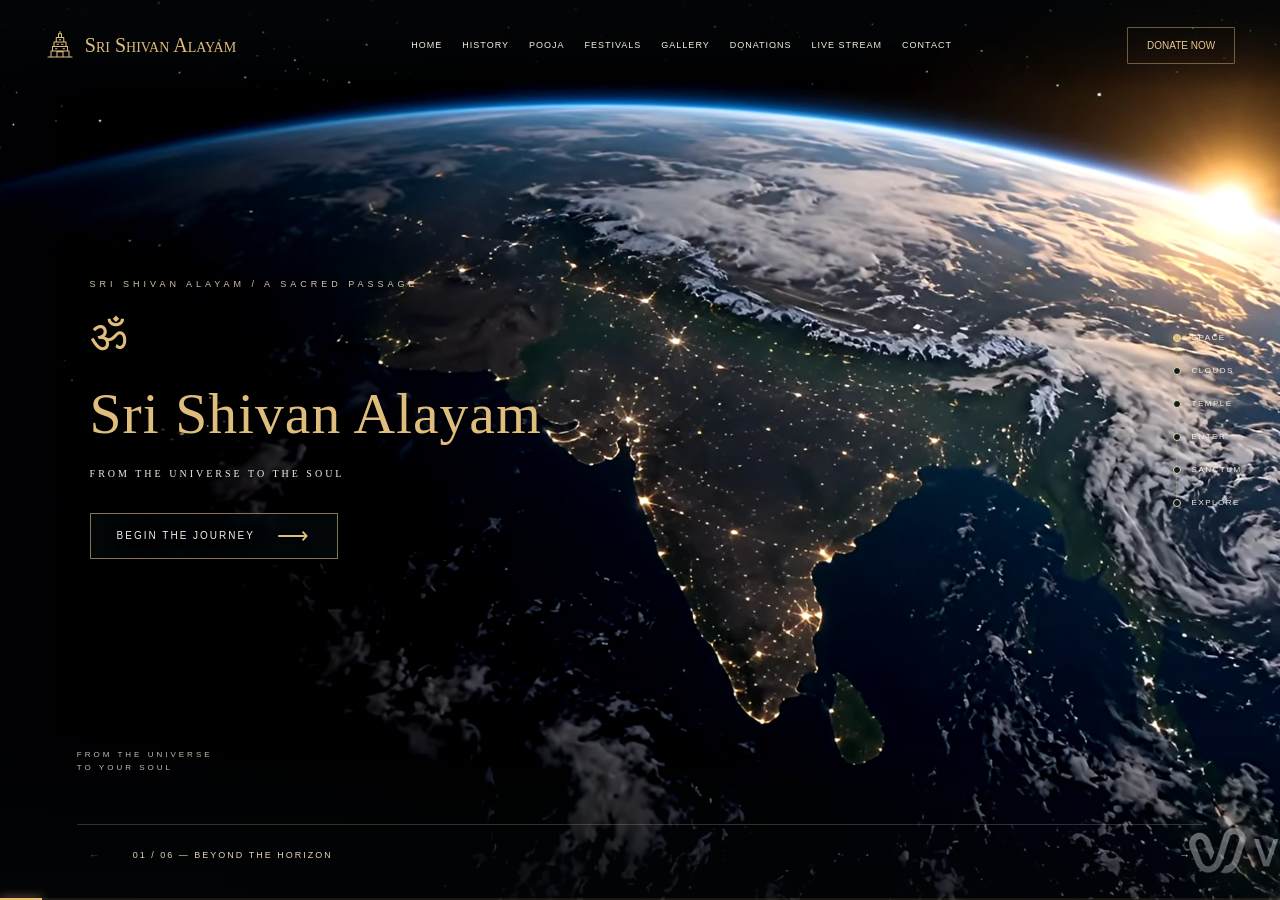
<file: index.html>
<!doctype html><html lang="en"><head><meta charset="utf-8"><meta name="viewport" content="width=device-width,initial-scale=1,viewport-fit=cover"><meta name="theme-color" content="#080909"><title>Sri Shivan Alayam — A Divine Journey Begins</title><link rel="preload" as="image" href="cinematic/video-vidu/earth-poster.jpg"><link rel="stylesheet" href="cinematic/style.css"><link rel="stylesheet" href="cinematic/journey.css"><script src="cinematic/video-journey.js?v=18" defer></script><link rel="stylesheet" href="cinematic/new-design.css?v=5"><link rel="stylesheet" href="cinematic/flight.css?v=5"><link rel="stylesheet" href="cinematic/video-journey.css?v=16"><link rel="stylesheet" href="cinematic/phone.css?v=17"><link rel="stylesheet" href="cinematic/film.css?v=18"><script src="cinematic/film.js?v=18" defer></script></head><body>
<a class="skip" href="#journey">Skip to journey</a>
<header><a class="brand" href="#space"><span aria-hidden="true">♜</span> Sri Shivan Alayam</a><button id="menu" aria-expanded="false" aria-controls="nav">Menu ☰</button><nav id="nav" aria-label="Main navigation"><a href="#space">Home</a><a href="#history" data-info>History</a><a href="#pooja" data-info>Pooja</a><a href="#festivals" data-info>Festivals</a><a href="#gallery" data-info>Gallery</a><a href="#donations" data-info>Donations</a><a href="#live" data-info>Live stream</a><a href="#contact" data-info>Contact</a></nav><a class="donate" href="#donations" data-info>Donate now</a></header>
<main id="journey">
<section id="space" class="scene hero"><img src="cinematic/video-vidu/earth-poster.jpg" alt="Sunrise over Earth and the golden lights of India" fetchpriority="high"><div class="hero-copy"><p class="chapter">Sri Shivan Alayam / A sacred passage</p><div class="om">ॐ</div><h1>Sri Shivan Alayam</h1><p class="subtitle">From the universe to the soul</p><p class="tracking">Faith · Peace · Devotion · Eternity</p><a class="button" href="#clouds">Begin the journey <span>⟶</span></a></div><p class="origin">From the universe<br>to your soul</p></section>
<nav class="stages" aria-label="Journey stages"><a href="#space" aria-current="location">Space</a><a href="#clouds">Clouds</a><a href="#temple">Temple</a><a href="#enter">Enter</a><a href="#sanctum">Sanctum</a><a href="#explore">Explore</a></nav>
<section id="clouds" class="scene clouds"><img src="cinematic/new-assets/clouds.webp" alt="A carved temple tower rising above golden clouds"><div class="copy"><h2>Through the clouds.<br>Into the sacred.</h2><p class="tracking">A higher call awaits…</p></div><a class="scroll" href="#temple">Scroll<br><span>↓</span></a></section>
<section id="temple" class="scene temple"><img src="cinematic/new-assets/temple.webp" alt="An ornate temple courtyard with lamps at sunset" loading="eager"><div class="copy"><h2>Sri Shivan Alayam</h2><p class="subtitle">Revealed in golden light</p><p class="tracking">A sacred place for all</p><a class="button" href="#enter">Approach the doors <span>⟶</span></a></div><blockquote>“Where Divinity<br>Meets Humanity”<i>──◇──</i></blockquote></section>
<section id="enter" class="scene doors"><img src="cinematic/new-assets/doors.webp" alt="Closed sculpted bronze doors at the temple entrance" loading="eager"><div class="copy"><h2>At the threshold</h2><p class="tracking">Step into a world of<br>divine energy</p><a class="button" href="#sanctum">Enter the sanctum <span>⟶</span></a></div><blockquote>“Open your heart,<br>let the divine in…”</blockquote></section>
<section id="sanctum" class="scene sanctum"><img src="cinematic/new-assets/sanctum.webp" alt="Shiva Lingam with flowers, brass lamps and warm shafts of light" loading="eager"><div class="copy"><h2>In the presence<br>of Shiva</h2><p class="tracking">Experience peace<br>Feel divinity<br>Find yourself</p><a class="quiet" href="#explore">Continue the journey ⟶</a></div><div class="mantra"><p lang="sa">ॐ नमः शिवाय</p><span class="tracking">Om Namah Shivaya</span><i>──◇──</i></div></section>
<nav id="explore" class="explore" aria-label="Explore the temple"><a href="#history" data-info data-icon="temple">History<small>Know our story</small></a><a href="#pooja" data-info data-icon="lotus">Pooja<small>Daily worship</small></a><a href="#festivals" data-info data-icon="calendar">Festivals<small>Sacred celebrations</small></a><a href="#gallery" data-info data-icon="gallery">Gallery<small>A divine journey</small></a><a href="#donations" data-info data-icon="heart">Donations<small>Support the temple</small></a><a href="#live" data-info data-icon="live">Live stream<small>Join virtually</small></a><a href="#contact" data-info data-icon="pin">Contact<small>Get in touch</small></a></nav>
<section id="blessing" class="scene nandi"><img src="cinematic/new-assets/nandi.webp" alt="Ornamented Nandi statue overlooking a temple at sunset" loading="eager"><div class="nandi-copy"><h2>Sri Shivan Alayam</h2><p class="subtitle">A place for every soul</p><i>──◇──</i><p class="tracking">Devotion · Community · Harmony</p></div><div class="visit"><p>“May Lord Shiva<br>bless you with peace,<br>prosperity and happiness.”</p><a class="button" href="https://www.google.com/maps/search/?api=1&amp;query=Sri+Sivan+Alayam+Brickfields" target="_blank" rel="noopener">♧ &nbsp; Visit us</a><button id="restart">Replay journey ↺</button></div></section>
</main>
<footer><div><a href="mailto:Srishivanalayam@gmail.com">Email us</a><a href="management.html">Temple management</a><a href="temple/">3D tour</a><p>© 2026 Sri Shivan Alayam. All rights reserved.</p></div><div><p>A spiritual home for generations <span>──</span></p><small>Cinematic artwork · An artistic interpretation</small><button id="motion" aria-pressed="false">Pause motion</button></div></footer>
<div class="journey-controls"><button id="previous" aria-label="Previous scene">←</button><span id="scene-label" aria-live="polite">01 / 06 · From the universe</span><button id="next" aria-label="Next scene">→</button></div><div class="scene-progress"><span></span></div>
<div id="information">
<section id="history"><h2>Our sacred home</h2><p>Sri Shivan Alayam in Brickfields, Kuala Lumpur is a place of peace, devotion and spiritual community. Daily poojas, Rudra chanting, special abishegam and sacred festivals keep its traditions alive.</p><p>Every devotee is welcome.</p><a class="button" href="management.html">Meet the temple management ⟶</a></section>
<section id="pooja"><h2>Daily pooja & visiting hours</h2><dl><div><dt>7:00 am</dt><dd>Temple opens · Morning pooja</dd></div><div><dt>10:00 am</dt><dd>Morning closing</dd></div><div><dt>7:00 pm</dt><dd>Evening Deeparathanai & Shiva pooja</dd></div><div><dt>10:00 pm</dt><dd>Temple closes</dd></div></dl><p>For special pooja and abishegam arrangements, contact the temple office.</p><a class="button" href="mailto:Srishivanalayam@gmail.com?subject=Pooja%20enquiry">Enquire about pooja ⟶</a></section>
<section id="festivals"><h2>Sacred celebrations</h2><h3>Maha Shivaratri</h3><p>A night of devotion to Lord Shiva, prayer and worship.</p><h3>Pradosham</h3><p>A sacred observance dedicated to Lord Shiva.</p><h3>Amavasai</h3><p>New moon worship and remembrance.</p><p>Contact the temple for confirmed dates and programme details.</p><a href="mailto:Srishivanalayam@gmail.com?subject=Festival%20programme">Request the festival programme ⟶</a></section>
<section id="gallery"><h2>A divine journey</h2><p>Cinematic interpretations inspired by sacred temple architecture. These artworks are not photographs of the actual temple.</p><div class="gallery-grid"></div></section>
<section id="donations"><h2>Support the temple</h2><p>Your generosity supports a home for worship, tradition and community.</p><p>Please contact the temple office for current donation methods and receipt arrangements.</p><a class="button" href="mailto:Srishivanalayam@gmail.com?subject=Temple%20donation%20enquiry">Contact the temple office ⟶</a></section>
<section id="live"><h2>Join in devotion</h2><p>A live stream is not currently available on this website.</p><p>Contact the temple for the next online worship broadcast, or begin the interactive temple tour.</p><a class="button" href="temple/">Explore in 3D ⟶</a></section>
<section id="contact"><h2>Visit Sri Shivan Alayam</h2><p>Brickfields, Kuala Lumpur, Malaysia</p><p><a href="mailto:Srishivanalayam@gmail.com">Srishivanalayam@gmail.com</a></p><a class="button" href="https://www.google.com/maps/search/?api=1&amp;query=Sri+Sivan+Alayam+Brickfields" target="_blank" rel="noopener">Find us on the map ⟶</a></section>
</div><dialog aria-labelledby="dialog-title"><button class="close" aria-label="Close dialog">×</button><div class="dialog-body"></div></dialog>
<dialog id="film-dialog" aria-label="Sri Shivan Alayam cinematic journey"><video playsinline webkit-playsinline preload="none" poster="cinematic/video-vidu/earth-poster.jpg" aria-label="A cinematic journey from Earth to the temple sanctum"></video><div class="film-top"><span class="film-name">Sri Shivan Alayam</span><div class="film-actions"><button id="film-sound" aria-pressed="false">Mute sound</button><button id="film-skip">Skip intro ⟶</button></div></div><div class="film-status"><p id="film-status" role="status"></p><button id="film-retry" hidden>Begin journey</button></div><div class="film-bottom"><p id="film-chapter">From the universe</p><progress id="film-progress" max="1" value="0" aria-label="Film progress"></progress></div></dialog></body></html>
</file>
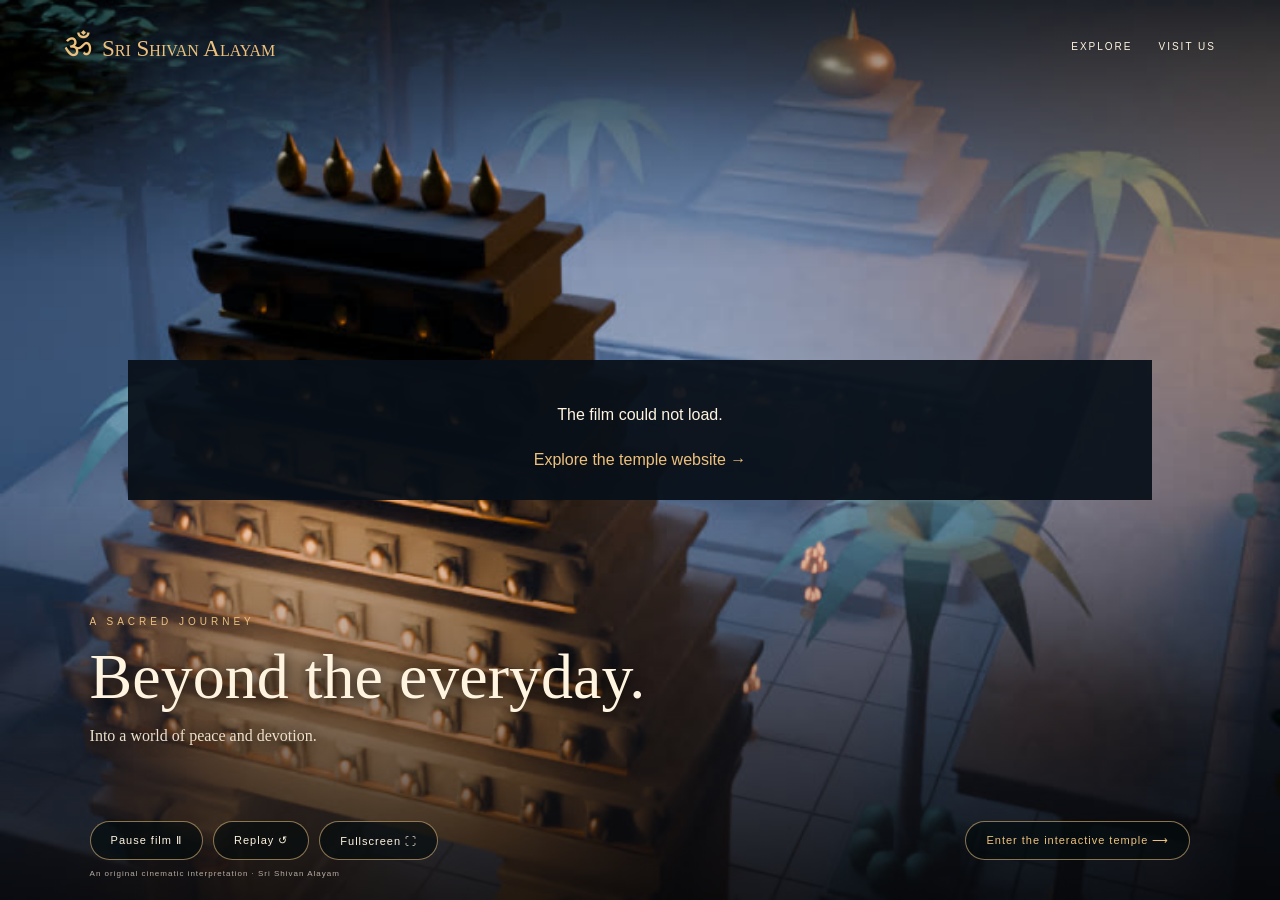
<file: film/index.html>
<!doctype html><html lang="en"><head><meta charset="utf-8"><meta name="viewport" content="width=device-width,initial-scale=1"><meta name="theme-color" content="#071014"><title>Sri Shivan Alayam · A Sacred Journey</title><link rel="icon" href="data:,"><style>
:root{color-scheme:dark}*{box-sizing:border-box}body{margin:0;background:#071014;color:#fff4df;font-family:Arial,sans-serif}a{color:inherit;text-decoration:none}button{font:inherit;color:inherit;cursor:pointer}a:focus-visible,button:focus-visible{outline:2px solid #edc17d;outline-offset:5px}main{height:100svh;min-height:570px;position:relative;overflow:hidden}video{position:absolute;inset:0;width:100%;height:100%;object-fit:cover;background:#071014}.shade{position:absolute;inset:0;background:linear-gradient(#0007,transparent 30%,transparent 55%,#000b);pointer-events:none}header{position:absolute;top:0;left:0;width:100%;padding:27px 5%;display:flex;align-items:center;justify-content:space-between;gap:20px}.brand{font:small-caps 23px Georgia,serif;color:#edc17d}.brand span{font-size:33px;margin-right:10px}nav{display:flex;gap:26px;font-size:10px;text-transform:uppercase;letter-spacing:2px}.caption{position:absolute;left:7%;bottom:155px;text-shadow:0 2px 16px #000;max-width:580px;pointer-events:none}.caption p{font-size:10px;letter-spacing:4px;text-transform:uppercase;color:#edc17d}.caption h1{font:400 clamp(35px,5vw,68px)/1.1 Georgia,serif;margin:15px 0}.caption small{font:16px Georgia,serif;color:#ede0ca}.controls{position:absolute;bottom:40px;left:7%;right:7%;display:flex;align-items:center;justify-content:space-between;gap:20px}.controls div{display:flex;gap:10px}.controls button,.enter{background:#040b0da8;border:1px solid #dcb67a9c;padding:12px 20px;border-radius:25px;font-size:11px;letter-spacing:1px}.enter{color:#edc17d}.controls button:hover,.enter:hover{background:#66482266}.note{position:absolute;bottom:14px;left:7%;font-size:8px;color:#b8aea2;letter-spacing:1px}#error{position:absolute;top:40%;left:10%;right:10%;text-align:center;background:#081018ed;padding:25px;line-height:1.8}#error a{color:#edc17d}[hidden]{display:none!important}@media(max-width:650px){header{padding:22px 6%}.brand{font-size:16px}.brand span{font-size:25px;margin-right:5px}nav{gap:12px;font-size:8px;letter-spacing:1px}.caption{left:7%;bottom:190px;max-width:85%}.caption h1{font-size:42px}.caption small{font-size:13px}.controls{display:block;bottom:42px}.controls div{margin-bottom:17px}.controls button,.enter{font-size:10px;padding:10px 15px}.enter{display:inline-block}.note{font-size:7px;bottom:17px}video{object-position:50% center}}
</style></head><body><main><video id="film" muted loop playsinline preload="metadata" poster="poster.jpg"><source src="temple-cinematic.mp4" type="video/mp4"></video><div class="shade"></div><header><a class="brand" href="../cinematic.html"><span>ॐ</span>Sri Shivan Alayam</a><nav aria-label="Website"><a href="../cinematic.html#explore">Explore</a><a href="../cinematic.html#contact">Visit us</a></nav></header><div class="caption"><p id="chapter">A SACRED JOURNEY</p><h1 id="title">Beyond the everyday.</h1><small id="line">Into a world of peace and devotion.</small></div><div class="controls"><div><button id="play">Play film ▷</button><button id="replay" aria-label="Replay film">Replay ↺</button><button id="full" aria-label="Watch fullscreen">Fullscreen ⛶</button></div><a class="enter" href="../live/">Enter the interactive temple ⟶</a></div><p class="note">An original cinematic interpretation · Sri Shivan Alayam</p><div id="error" hidden><p>The film could not load.</p><a href="../cinematic.html">Explore the temple website →</a></div></main><script>
const video=document.querySelector('#film'),play=document.querySelector('#play'),motion=matchMedia('(prefers-reduced-motion: reduce)');
const sync=()=>{play.textContent=video.paused?'Play film ▷':'Pause film Ⅱ';play.setAttribute('aria-pressed',String(!video.paused));};
play.onclick=async()=>{if(video.paused){try{await video.play();}catch{sync();}}else video.pause();};video.onplay=sync;video.onpause=sync;
document.querySelector('#replay').onclick=async()=>{video.currentTime=0;try{await video.play();}catch{sync();}};
document.querySelector('#full').onclick=async()=>{try{if(document.fullscreenElement)await document.exitFullscreen();else await document.querySelector('main').requestFullscreen();}catch{if(video.webkitEnterFullscreen)video.webkitEnterFullscreen();}};
video.ontimeupdate=()=>{const t=video.currentTime;document.querySelector('#chapter').textContent=t<4?'A SACRED JOURNEY':t<8?'FOLLOW THE LIGHT':'OM NAMAH SHIVAYA';document.querySelector('#title').textContent=t<4?'Beyond the everyday.':t<8?'A quiet invitation.':'A moment of stillness.';document.querySelector('#line').textContent=t<4?'Into a world of peace and devotion.':t<8?'Through the hall. Towards the sacred.':'Experience peace. Find yourself.';};
video.onerror=()=>document.querySelector('#error').hidden=false;video.querySelector('source').onerror=video.onerror;
if(!motion.matches)video.play().catch(sync);else sync();motion.addEventListener('change',e=>{if(e.matches)video.pause();});
let resume=false;document.addEventListener('visibilitychange',()=>{if(document.hidden){resume=!video.paused;video.pause();}else if(resume&&!motion.matches){video.play().catch(sync);}});
</script></body></html>
</file>
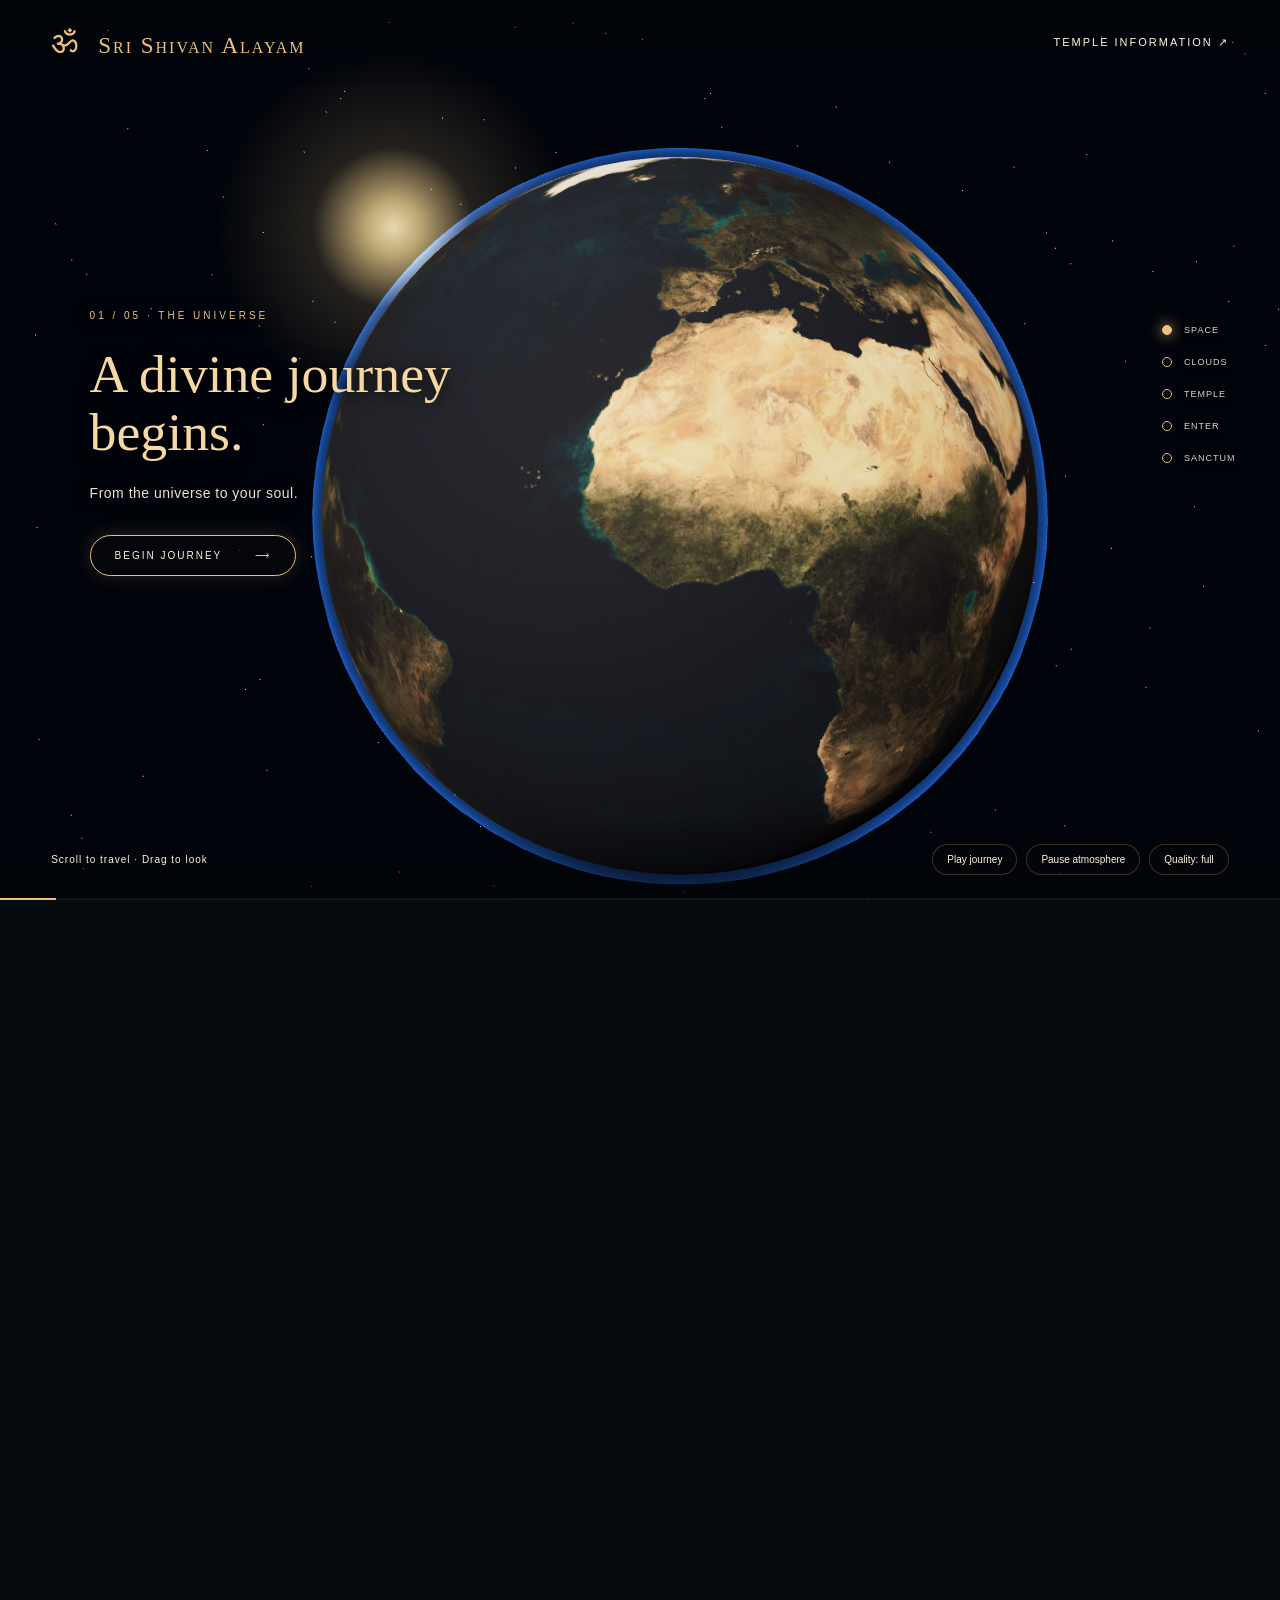
<file: live/index.html>
<!doctype html><html lang="en"><head><meta charset="utf-8"><meta name="viewport" content="width=device-width,initial-scale=1"><meta name="theme-color" content="#060b10"><title>Sri Shivan Alayam · The Living Journey</title><link rel="icon" href="data:,"><link rel="stylesheet" href="live.css"><script type="importmap">{"imports":{"three":"../temple/vendor/build/three.module.js","three/addons/":"../temple/vendor/addons/"}}</script></head><body>
<div id="stage"></div><div id="veil"></div><header><a href="../cinematic.html">ॐ <span>Sri Shivan Alayam</span></a><a class="visit" href="../cinematic.html#explore">Temple information ↗</a></header>
<section id="loading" role="status"><div class="om">ॐ</div><h1>A divine journey begins</h1><p id="load-status">Preparing your journey…</p><div class="load-line"><span></span></div></section>
<section id="failure" hidden><h1>The journey could not load.</h1><p>Your browser may not support this 3D experience.</p><a href="../cinematic.html">Open the temple website →</a><button onclick="location.reload()">Try again</button></section>
<main id="scroll-track" aria-label="Scroll to travel through the temple"><section id="space" data-stage="0"><h2>Space</h2></section><section id="clouds" data-stage="1"><h2>Clouds</h2></section><section id="temple" data-stage="2"><h2>Temple</h2></section><section id="doors" data-stage="3"><h2>Temple doors</h2></section><section id="sanctum" data-stage="4"><h2>Sanctum</h2></section></main>
<div id="experience-ui" hidden><div class="copy"><p id="chapter">01 / 05 · THE UNIVERSE</p><h1 id="title">A divine journey<br>begins.</h1><p id="description">From the universe to your soul.</p><button id="begin">Begin journey <span>⟶</span></button></div><nav id="stops" aria-label="Journey chapters"><button data-p="0" aria-label="Space">Space</button><button data-p="0.25" aria-label="Clouds">Clouds</button><button data-p="0.46" aria-label="Temple">Temple</button><button data-p="0.96" aria-label="Doors">Enter</button><button data-p="1" aria-label="Sanctum">Sanctum</button></nav><footer><span id="hint">Scroll to travel · Drag to look</span><div><button id="play" aria-pressed="false">Play journey</button><button id="motion" aria-pressed="false">Pause atmosphere</button><button id="quality">Quality: auto</button></div></footer><div class="progress"><span></span></div><div id="end" hidden><p lang="sa">ॐ नमः शिवाय</p><a href="../cinematic.html#explore">Discover the temple ⟶</a></div></div>
<noscript><p class="nojs">JavaScript is needed for this journey. <a href="../cinematic.html">Visit the temple website.</a></p></noscript><script type="module" src="boot.js"></script></body></html>
</file>
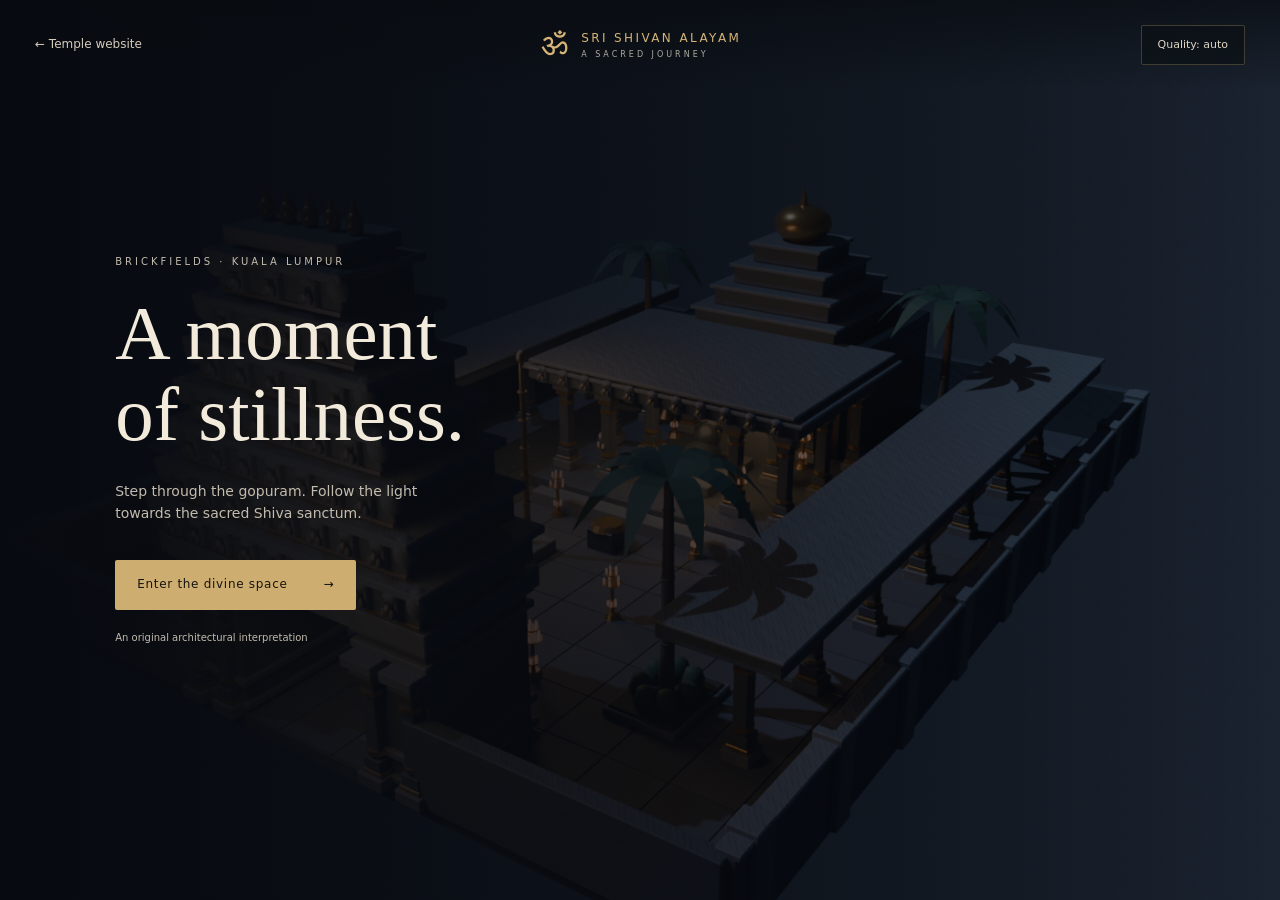
<file: temple/index.html>
<!doctype html>
<html lang="en"><head><meta charset="utf-8"><meta name="viewport" content="width=device-width,initial-scale=1"><meta name="theme-color" content="#080b10"><title>Divine Space · Sri Shivan Alayam</title>
<link rel="icon" href="data:,"><link rel="stylesheet" href="temple.css">
<script type="importmap">{"imports":{"three":"./vendor/build/three.module.js","three/addons/":"./vendor/addons/"}}</script></head>
<body><main id="experience">
<div id="canvas" aria-label="Interactive Shiva temple. Drag to look around and use the location buttons to move."></div>
<header><a href="../index.html" class="back">← Temple website</a><div class="brand">ॐ <span>SRI SHIVAN ALAYAM<small>A SACRED JOURNEY</small></span></div><button id="quality" aria-label="Toggle graphics quality">Quality: auto</button></header>
<section id="welcome" class="overlay"><div><p class="eyebrow">BRICKFIELDS · KUALA LUMPUR</p><h1>A moment<br>of stillness.</h1><p>Step through the gopuram. Follow the light<br>towards the sacred Shiva sanctum.</p><button id="enter" class="primary" disabled>Enter the divine space <span>→</span></button><p class="hint">An original architectural interpretation</p></div></section>
<section id="loading" class="overlay" hidden aria-live="polite"><div><div class="om">ॐ</div><h2>SRI SHIVAN ALAYAM</h2><p>ENTERING THE DIVINE SPACE...</p><progress id="progress" max="100" value="0"></progress><p id="percentage">0%</p></div></section>
<section id="fallback" class="overlay" hidden role="alert"><div><div class="om">ॐ</div><h2>A quiet moment, still here.</h2><p id="error-message">The 3D experience could not load on this device.</p><a class="primary" href="../index.html">Continue to the temple website →</a><button onclick="location.reload()">Try again</button></div></section>
<div id="tour-ui" hidden><aside><p class="eyebrow" id="step">01 / 06</p><h2 id="place">The gopuram</h2><p id="description">A threshold between the everyday and the sacred.</p></aside><footer>
<div class="journey"><p id="journey-status" role="status" aria-live="polite">Arrived: Entrance</p><button id="skip-movement" hidden>Skip movement</button></div>
<p class="instruction">Drag to look · Choose a place to walk · Escape to pause</p><nav id="locations" aria-label="Temple locations"></nav><div class="tour-actions"><button id="previous">← Previous</button><button id="guided" aria-pressed="false">Guided tour</button><button id="next">Continue →</button></div>
<div class="view-actions"><button id="overview">Temple overview</button><button id="motion" aria-pressed="false">Motion: smooth</button></div>
</footer></div>
<noscript><p class="nojs">JavaScript is required for the 3D tour. <a href="../index.html">Visit the temple website</a>.</p></noscript>
</main><script type="module" src="boot.js"></script></body></html>
</file>
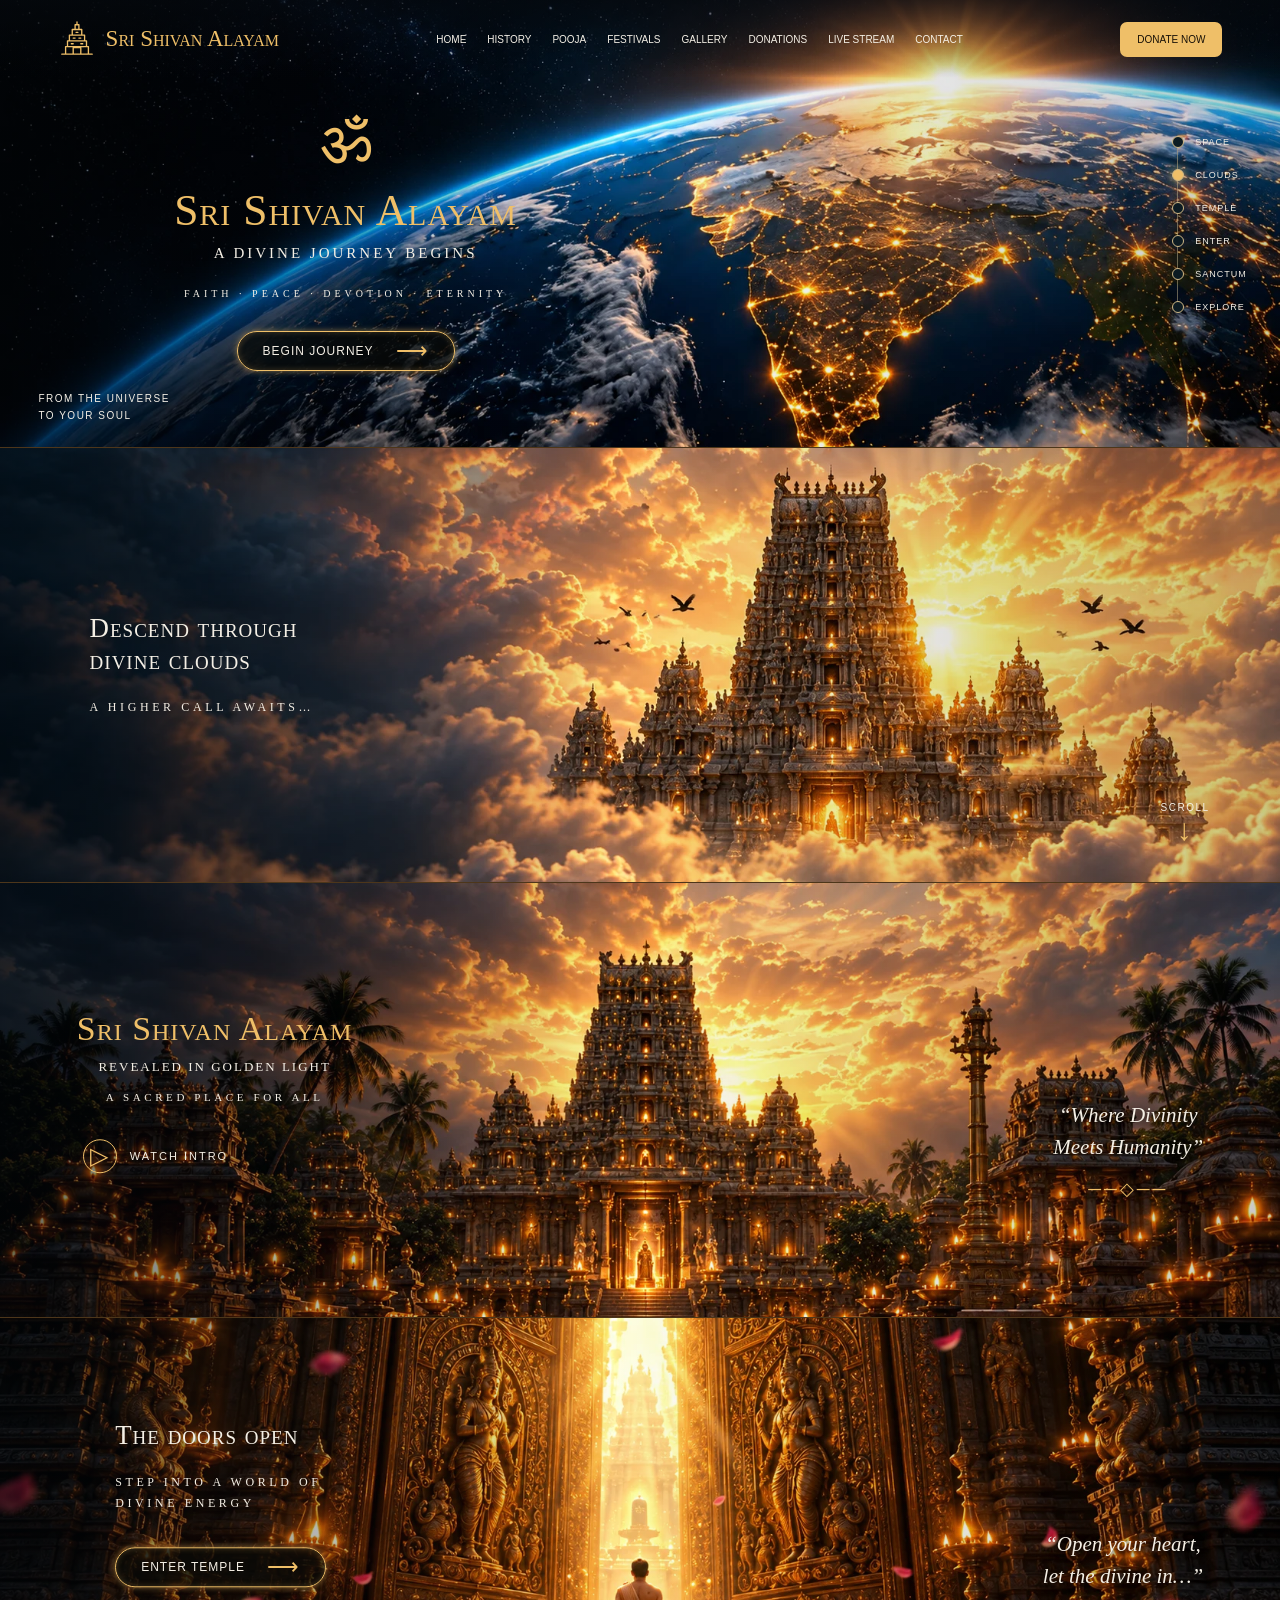
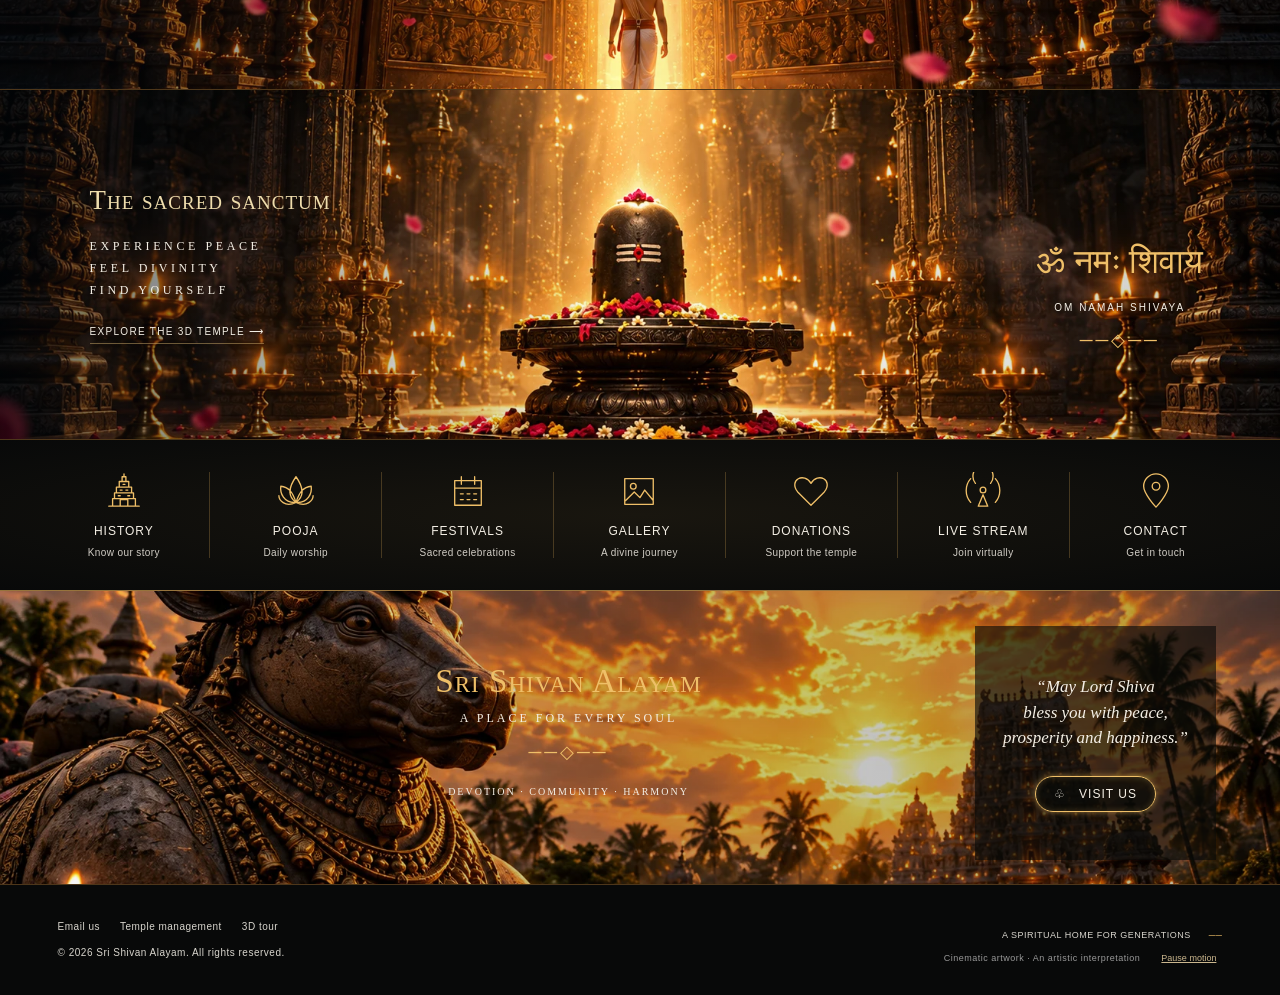
<file: cinematic.html>
<!doctype html><html lang="en"><head><meta charset="utf-8"><meta name="viewport" content="width=device-width,initial-scale=1"><meta name="theme-color" content="#080909"><title>Sri Shivan Alayam — A Divine Journey Begins</title><link rel="preload" as="image" href="cinematic/assets/earth.webp"><link rel="stylesheet" href="cinematic/style.css"><script src="cinematic/main.js" defer></script></head><body>
<a class="skip" href="#journey">Skip to journey</a>
<header><a class="brand" href="#space"><span aria-hidden="true">♜</span> Sri Shivan Alayam</a><button id="menu" aria-expanded="false" aria-controls="nav">Menu ☰</button><nav id="nav" aria-label="Main navigation"><a href="#space">Home</a><a href="#history" data-info>History</a><a href="#pooja" data-info>Pooja</a><a href="#festivals" data-info>Festivals</a><a href="#gallery" data-info>Gallery</a><a href="#donations" data-info>Donations</a><a href="#live" data-info>Live stream</a><a href="#contact" data-info>Contact</a></nav><a class="donate" href="#donations" data-info>Donate now</a></header>
<main id="journey">
<section id="space" class="scene hero"><img src="cinematic/assets/earth.webp" alt="Sunrise over Earth and the golden lights of India" fetchpriority="high"><div class="hero-copy"><div class="om">ॐ</div><h1>Sri Shivan Alayam</h1><p class="subtitle">A divine journey begins</p><p class="tracking">Faith · Peace · Devotion · Eternity</p><a class="button" href="#clouds">Begin journey <span>⟶</span></a></div><p class="origin">From the universe<br>to your soul</p></section>
<nav class="stages" aria-label="Journey stages"><a href="#space" aria-current="location">Space</a><a href="#clouds">Clouds</a><a href="#temple">Temple</a><a href="#enter">Enter</a><a href="#sanctum">Sanctum</a><a href="#explore">Explore</a></nav>
<section id="clouds" class="scene clouds"><img src="cinematic/assets/clouds.webp" alt="A carved temple tower rising above golden clouds"><div class="copy"><h2>Descend through<br>divine clouds</h2><p class="tracking">A higher call awaits…</p></div><a class="scroll" href="#temple">Scroll<br><span>↓</span></a></section>
<section id="temple" class="scene temple"><img src="cinematic/assets/temple.webp" alt="An ornate temple courtyard with lamps at sunset" loading="lazy"><div class="copy"><h2>Sri Shivan Alayam</h2><p class="subtitle">Revealed in golden light</p><p class="tracking">A sacred place for all</p><button id="intro"><span>▷</span> Watch intro</button></div><blockquote>“Where Divinity<br>Meets Humanity”<i>──◇──</i></blockquote></section>
<section id="enter" class="scene doors"><img src="cinematic/assets/doors.webp" alt="A devotee approaching carved brass doors open to golden light" loading="lazy"><div class="copy"><h2>The doors open</h2><p class="tracking">Step into a world of<br>divine energy</p><a class="button" href="#sanctum">Enter temple <span>⟶</span></a></div><blockquote>“Open your heart,<br>let the divine in…”</blockquote></section>
<section id="sanctum" class="scene sanctum"><img src="cinematic/assets/sanctum.webp" alt="Shiva Lingam with flowers, brass lamps and warm shafts of light" loading="lazy"><div class="copy"><h2>The sacred sanctum</h2><p class="tracking">Experience peace<br>Feel divinity<br>Find yourself</p><a class="quiet" href="temple/">Explore the 3D temple ⟶</a></div><div class="mantra"><p lang="sa">ॐ नमः शिवाय</p><span class="tracking">Om Namah Shivaya</span><i>──◇──</i></div></section>
<nav id="explore" class="explore" aria-label="Explore the temple"><a href="#history" data-info data-icon="temple">History<small>Know our story</small></a><a href="#pooja" data-info data-icon="lotus">Pooja<small>Daily worship</small></a><a href="#festivals" data-info data-icon="calendar">Festivals<small>Sacred celebrations</small></a><a href="#gallery" data-info data-icon="gallery">Gallery<small>A divine journey</small></a><a href="#donations" data-info data-icon="heart">Donations<small>Support the temple</small></a><a href="#live" data-info data-icon="live">Live stream<small>Join virtually</small></a><a href="#contact" data-info data-icon="pin">Contact<small>Get in touch</small></a></nav>
<section class="scene nandi"><img src="cinematic/assets/nandi.webp" alt="Ornamented Nandi statue overlooking a temple at sunset" loading="lazy"><div class="nandi-copy"><h2>Sri Shivan Alayam</h2><p class="subtitle">A place for every soul</p><i>──◇──</i><p class="tracking">Devotion · Community · Harmony</p></div><div class="visit"><p>“May Lord Shiva<br>bless you with peace,<br>prosperity and happiness.”</p><a class="button" href="https://www.google.com/maps/search/?api=1&amp;query=Sri+Sivan+Alayam+Brickfields" target="_blank" rel="noopener">♧ &nbsp; Visit us</a></div></section>
</main>
<footer><div><a href="mailto:Srishivanalayam@gmail.com">Email us</a><a href="management.html">Temple management</a><a href="temple/">3D tour</a><p>© 2026 Sri Shivan Alayam. All rights reserved.</p></div><div><p>A spiritual home for generations <span>──</span></p><small>Cinematic artwork · An artistic interpretation</small><button id="motion" aria-pressed="false">Pause motion</button></div></footer>
<div class="tour-controls" hidden><span>Divine journey</span><button id="stop">Stop intro ×</button></div>
<div id="information">
<section id="history"><h2>Our sacred home</h2><p>Sri Shivan Alayam in Brickfields, Kuala Lumpur is a place of peace, devotion and spiritual community. Daily poojas, Rudra chanting, special abishegam and sacred festivals keep its traditions alive.</p><p>Every devotee is welcome.</p><a class="button" href="management.html">Meet the temple management ⟶</a></section>
<section id="pooja"><h2>Daily pooja & visiting hours</h2><dl><div><dt>7:00 am</dt><dd>Temple opens · Morning pooja</dd></div><div><dt>10:00 am</dt><dd>Morning closing</dd></div><div><dt>7:00 pm</dt><dd>Evening Deeparathanai & Shiva pooja</dd></div><div><dt>10:00 pm</dt><dd>Temple closes</dd></div></dl><p>For special pooja and abishegam arrangements, contact the temple office.</p><a class="button" href="mailto:Srishivanalayam@gmail.com?subject=Pooja%20enquiry">Enquire about pooja ⟶</a></section>
<section id="festivals"><h2>Sacred celebrations</h2><h3>Maha Shivaratri</h3><p>A night of devotion to Lord Shiva, prayer and worship.</p><h3>Pradosham</h3><p>A sacred observance dedicated to Lord Shiva.</p><h3>Amavasai</h3><p>New moon worship and remembrance.</p><p>Contact the temple for confirmed dates and programme details.</p><a href="mailto:Srishivanalayam@gmail.com?subject=Festival%20programme">Request the festival programme ⟶</a></section>
<section id="gallery"><h2>A divine journey</h2><p>Cinematic interpretations inspired by sacred temple architecture. These artworks are not photographs of the actual temple.</p><div class="gallery-grid"></div></section>
<section id="donations"><h2>Support the temple</h2><p>Your generosity supports a home for worship, tradition and community.</p><p>Please contact the temple office for current donation methods and receipt arrangements.</p><a class="button" href="mailto:Srishivanalayam@gmail.com?subject=Temple%20donation%20enquiry">Contact the temple office ⟶</a></section>
<section id="live"><h2>Join in devotion</h2><p>A live stream is not currently available on this website.</p><p>Contact the temple for the next online worship broadcast, or begin the interactive temple tour.</p><a class="button" href="temple/">Explore in 3D ⟶</a></section>
<section id="contact"><h2>Visit Sri Shivan Alayam</h2><p>Brickfields, Kuala Lumpur, Malaysia</p><p><a href="mailto:Srishivanalayam@gmail.com">Srishivanalayam@gmail.com</a></p><a class="button" href="https://www.google.com/maps/search/?api=1&amp;query=Sri+Sivan+Alayam+Brickfields" target="_blank" rel="noopener">Find us on the map ⟶</a></section>
</div><dialog aria-labelledby="dialog-title"><button class="close" aria-label="Close dialog">×</button><div class="dialog-body"></div></dialog>
</body></html>
</file>
<file: cinematic/style.css>
:root{color-scheme:dark;--gold:#efbf68}*{box-sizing:border-box}html{scroll-behavior:smooth}body{margin:0;background:#080909;color:#f4efe5;font:14px Arial,sans-serif}a{color:inherit;text-decoration:none}button{font:inherit;color:inherit;cursor:pointer}a:focus-visible,button:focus-visible{outline:2px solid var(--gold);outline-offset:5px}.skip{position:absolute;top:-100px;z-index:30;background:#111;padding:15px}.skip:focus{top:0}header{position:absolute;top:0;z-index:5;width:100%;height:78px;display:flex;align-items:center;padding:0 4.5%;gap:25px;background:linear-gradient(#05090eb0,transparent)}.brand{color:var(--gold);font:small-caps 23px Georgia,serif;white-space:nowrap;display:flex;align-items:center;gap:10px}.brand span{font-size:40px}header nav{display:flex;gap:21px;flex:1;justify-content:center}header nav a{text-transform:uppercase;font-size:10px;white-space:nowrap}header nav a:hover{color:var(--gold)}.donate{padding:12px 17px;background:var(--gold);color:#171007;border-radius:7px;text-transform:uppercase;font-size:10px;white-space:nowrap}#menu{display:none}.scene{position:relative;isolation:isolate;overflow:hidden;border-bottom:1px solid #b47a3666}.scene>img{position:absolute;inset:0;width:100%;height:100%;object-fit:cover;z-index:-3}.scene:after{content:'';position:absolute;inset:0;background:linear-gradient(90deg,#02060999,transparent 48%,#03060635);z-index:-2}h1,h2,p,blockquote{margin:0}h1,h2{font-family:Georgia,serif;font-weight:400;font-variant:small-caps;letter-spacing:1px}h1{font-size:clamp(36px,3.4vw,57px);color:var(--gold)}h2{font-size:clamp(26px,2.1vw,36px);line-height:1.2}.hero{height:clamp(440px,35vw,570px)}.hero>img{object-position:50% 39%}.hero-copy{position:absolute;left:6%;top:24%;text-align:center;width:42%}.om{font:62px/1.15 Georgia,serif;color:var(--gold);margin-bottom:6px}.subtitle{font:15px Georgia,serif;text-transform:uppercase;letter-spacing:3px;margin-top:10px}.tracking{text-transform:uppercase;font:12px/1.8 Georgia,serif;letter-spacing:3.6px;margin-top:20px}.hero .tracking{font-size:10px;letter-spacing:4px;margin-top:23px}.button{display:inline-flex;align-items:center;justify-content:center;gap:22px;border:1.5px solid var(--gold);border-radius:22px;padding:12px 25px;background:#090a08b8;box-shadow:0 0 6px #eeb65a90,inset 0 0 6px #eeb65a40;text-transform:uppercase;letter-spacing:1px;font-size:12px;transition:background .25s,box-shadow .25s}.button:hover{background:#3a2718;box-shadow:0 0 16px #eeb65a80}.button span{color:var(--gold);font-size:22px;line-height:12px}.hero .button{margin-top:28px}.origin{position:absolute;bottom:23px;left:3%;text-transform:uppercase;font-size:10px;line-height:1.7;letter-spacing:1.5px}.stages{position:absolute;top:136px;right:2.6%;z-index:4;display:grid;gap:21px}.stages:before{content:'';position:absolute;left:5px;top:7px;bottom:7px;width:1px;background:#b1a58190;z-index:-1}.stages a{display:flex;align-items:center;gap:11px;text-transform:uppercase;font-size:9px;letter-spacing:1px}.stages a:before{content:'';width:10px;height:10px;border:1px solid #cfb886;background:#0c1b22;border-radius:50%}.stages a[aria-current]:before{background:var(--gold);box-shadow:0 0 12px var(--gold)}.clouds{height:clamp(270px,23vw,390px)}.clouds>img{object-position:50% 45%}.copy{position:absolute;left:7%;top:50%;transform:translateY(-50%);max-width:38%}.scroll{position:absolute;right:5.5%;bottom:35px;text-transform:uppercase;font-size:10px;letter-spacing:1.5px;text-align:center}.scroll span{color:var(--gold);font-size:30px}.temple{height:clamp(330px,26vw,450px)}.temple>img{object-position:center 45%}.temple .copy{left:6%;text-align:center;top:48%}.temple h2{color:var(--gold);font-size:clamp(29px,2.65vw,43px)}.temple .subtitle{font-size:13px;letter-spacing:2px}.temple .tracking{font-size:11px;margin-top:13px}#intro{margin-top:30px;background:none;border:0;display:flex;gap:13px;align-items:center;text-transform:uppercase;font-size:11px;letter-spacing:2px}#intro span{display:grid;place-items:center;border:1px solid var(--gold);border-radius:50%;width:34px;height:34px;color:var(--gold);font-size:24px}blockquote{position:absolute;right:6%;top:50%;font:italic 21px/1.5 Georgia,serif;text-align:center;text-shadow:0 2px 8px #000}i{display:block;color:var(--gold);font:18px Georgia,serif;letter-spacing:3px;margin:15px 0}.doors{height:clamp(360px,29vw,500px)}.doors>img{object-position:center 61%}.doors .copy{left:9%}.doors .button{margin-top:32px}.doors blockquote{top:57%}.sanctum{height:clamp(350px,27vw,470px)}.sanctum>img{object-position:center 61%}.sanctum h2{color:#efddad}.quiet{display:inline-block;margin-top:25px;font-size:10px;text-transform:uppercase;letter-spacing:1.3px;border-bottom:1px solid #c7a86880;padding-bottom:6px}.quiet:hover{color:var(--gold)}.mantra{position:absolute;right:6%;top:44%;text-align:center}.mantra>p{font:34px Georgia,serif;color:var(--gold);margin-bottom:16px}.mantra .tracking{font:10px Arial,sans-serif;letter-spacing:2px}.explore{display:grid;grid-template-columns:repeat(7,1fr);padding:32px 3%;background:radial-gradient(ellipse at center,#19160f,#080909);border-bottom:1px solid #96733c}.explore a{text-align:center;display:flex;align-items:center;flex-direction:column;gap:9px;border-right:1px solid #b28a4755;padding:0 8px;text-transform:uppercase;font-size:12px;letter-spacing:1px}.explore a:last-child{border:0}svg{fill:none;stroke:currentColor;stroke-width:1.4;stroke-linecap:round;stroke-linejoin:round;width:38px;height:38px}.explore svg{color:var(--gold);margin-bottom:5px;transition:transform .3s}.explore a:hover svg{transform:translateY(-4px)}.explore small{font-size:10px;letter-spacing:.4px;color:#d2cec6;text-transform:none}.nandi{height:clamp(280px,23vw,390px)}.nandi>img{object-position:center 44%}.nandi:after{background:linear-gradient(90deg,transparent,#0003 40%,#0004)}.nandi-copy{position:absolute;top:24%;left:34%;text-align:center}.nandi h2{color:var(--gold);font-size:clamp(26px,2.6vw,43px)}.nandi .subtitle{font-size:12px}.nandi .tracking{font-size:10px;letter-spacing:2px}.visit{position:absolute;right:5%;top:12%;height:80%;padding:23px 28px;text-align:center;background:#080a08a1;display:flex;flex-direction:column;justify-content:center;align-items:center;gap:25px}.visit p{font:italic 17px/1.5 Georgia,serif}.visit .button{padding:10px 18px;gap:12px}footer{display:flex;align-items:center;justify-content:space-between;padding:26px 4.5%;min-height:110px;color:#d8d5cd;font-size:10px;letter-spacing:.5px}footer a{margin-right:20px}footer a:hover{color:var(--gold)}footer p{margin-top:15px}footer>div:last-child{text-align:right}footer>div:last-child>p{text-transform:uppercase;font-size:9px}footer span{color:var(--gold);margin-left:15px}footer small{font-size:9px;color:#999;margin-top:13px;display:inline-block}#motion{border:0;background:none;font-size:9px;color:#cbb78e;margin-left:15px;text-decoration:underline}.tour-controls{position:fixed;bottom:22px;left:50%;transform:translateX(-50%);z-index:12;background:#12120ff0;border:1px solid var(--gold);border-radius:25px;padding:12px 18px;box-shadow:0 3px 20px #000;white-space:nowrap}.tour-controls span{text-transform:uppercase;font-size:10px;letter-spacing:2px;margin-right:20px}.tour-controls button{background:none;border:0;color:var(--gold)}#information{max-width:850px;margin:auto;padding:30px}#information section{padding:35px 0}.enhanced #information{display:none}dialog{width:min(780px,calc(100% - 30px));max-height:85vh;border:1px solid #b58a47;border-radius:5px;background:#11120f;color:#f4efe5;padding:50px;box-shadow:0 25px 100px #000;line-height:1.8}dialog::backdrop{background:#000c;backdrop-filter:blur(8px)}.close{position:absolute;right:15px;top:9px;background:none;border:0;font-size:30px;color:var(--gold)}dialog h2{color:var(--gold);padding-right:20px;margin-bottom:24px}dialog h3{font-family:Georgia,serif;color:#e4c58c;font-weight:400;margin-bottom:5px}dialog p{margin:15px 0;color:#d5d2c8}dialog a:not(.button){color:var(--gold);overflow-wrap:anywhere}dialog .button{margin-top:18px;font-size:11px;line-height:1.5}dl>div{display:flex;border-bottom:1px solid #665437;padding:14px 0;gap:25px}dt{color:var(--gold);min-width:75px}dd{margin:0}.gallery-grid{display:grid;grid-template-columns:1fr 1fr;gap:18px}.gallery-grid figure{margin:0}.gallery-grid img{width:100%;border-radius:3px;display:block}.gallery-grid figcaption{font-family:Georgia,serif;margin-top:5px;color:#d9bd8b}.scene.visible>img{animation:drift 22s ease-in-out infinite alternate}@keyframes drift{from{transform:scale(1)}to{transform:scale(1.045)}}.paused .scene>img{animation-play-state:paused!important}.paused{scroll-behavior:auto}
@media(max-width:1150px){header{gap:15px;padding:0 3%}.brand{font-size:18px}header nav{gap:13px}header nav a{font-size:9px}.hero-copy{width:48%;left:3%}.nandi-copy{left:32%}.visit{right:3%;padding:18px}.nandi .tracking{max-width:220px;margin:auto}.nandi h2{font-size:28px}blockquote{right:4%;font-size:18px}.mantra{right:4%}.mantra>p{font-size:29px}}
@media(max-width:800px){header{height:72px;padding:0 20px}.brand{font-size:19px;gap:8px}.brand svg{width:31px}#menu{display:block;margin-left:auto;border:1px solid #a98443;border-radius:4px;background:#080909bd;font-size:11px;padding:9px}header>.donate{display:none}header nav{display:none;position:absolute;top:66px;left:15px;right:15px;padding:20px;background:#0b100ff5;border:1px solid #a98443;grid-template-columns:1fr 1fr;gap:0}header nav.open{display:grid}header nav a{font-size:12px;padding:13px}.hero{height:650px}.hero>img{object-position:62% center}.hero:after{background:linear-gradient(#05090b20,#04080b50 30%,#04080baa 75%,#04080b40)}.hero-copy{top:24%;left:5%;width:90%}.om{font-size:58px}h1{font-size:clamp(33px,6.8vw,49px)}.hero .subtitle{font-size:12px;letter-spacing:2px}.hero .tracking{font-size:9px;letter-spacing:2px}.hero .button{margin-top:35px}.origin{left:6%;bottom:28px;font-size:9px}.stages{top:605px;left:auto;right:6%;display:flex;gap:12px}.stages:before{display:none}.stages a{font-size:0;gap:0}.stages a:before{width:9px;height:9px}.clouds{height:430px}.clouds>img{object-position:60% center}.copy{left:7%;max-width:85%;top:auto;bottom:32px;transform:none}.scene h2{font-size:30px}.clouds:after,.temple:after,.doors:after,.sanctum:after{background:linear-gradient(0deg,#030604e6,transparent 78%)}.tracking{font-size:10px;letter-spacing:2.5px;margin-top:12px}.scroll{right:7%;bottom:40px}.temple{height:520px}.temple>img{object-position:center center}.temple .copy{left:7%;top:auto;bottom:35px;text-align:left}.temple .subtitle{font-size:11px}.temple .tracking{font-size:10px}#intro{margin-top:23px}.temple blockquote{display:none}.doors{height:560px}.doors>img{object-position:52% center}.doors .copy{left:7%;bottom:35px}.doors .button{margin-top:22px}.doors blockquote{display:none}.sanctum{height:570px}.sanctum>img{object-position:50% center}.sanctum .copy{bottom:30px}.sanctum h2{font-size:27px}.mantra{top:27px;right:6%}.mantra>p{font-size:26px;margin-bottom:7px}.mantra .tracking{font-size:8px}.mantra i{margin:8px}.sanctum:after{background:linear-gradient(0deg,#030604ed,transparent 65%,#0006)}.explore{grid-template-columns:repeat(4,1fr);padding:27px 10px;row-gap:28px}.explore a:nth-child(4){border:0}.explore a{padding:0 4px;font-size:9px;letter-spacing:.5px}.explore small{font-size:8px}.explore svg{width:30px;height:30px}.nandi{height:500px}.nandi>img{object-position:29% center}.nandi:after{background:linear-gradient(0deg,#000d,transparent 90%)}.nandi-copy{left:5%;top:45%;width:90%}.nandi .subtitle{font-size:10px}.nandi .tracking{max-width:none;font-size:9px}.nandi i{margin:10px}.visit{height:auto;top:auto;bottom:24px;right:0;width:100%;padding:0;background:none}.visit p{display:none}.visit .button{padding:12px 24px}footer{display:block;padding:28px 7%;font-size:9px}footer a{margin-right:15px}footer>div:last-child{text-align:left;margin-top:24px}footer>div:last-child>p{font-size:8px}dialog{padding:40px 24px 25px}dialog h2{font-size:28px}.gallery-grid{grid-template-columns:1fr}dl>div{gap:10px;font-size:12px}.tour-controls span{font-size:9px;letter-spacing:1px}}
@media(prefers-reduced-motion:reduce){html{scroll-behavior:auto}.scene>img{animation:none!important}*{transition:none!important}}

@media(min-width:801px){.clouds{height:34vw;max-height:580px}.clouds>img{object-position:center 30%}.temple{height:34vw;max-height:580px}.temple>img{object-position:center 30%}}
</file>
<file: cinematic/journey.css>
html,body{height:100%;overflow:hidden}header{position:fixed;z-index:20;height:88px;background:linear-gradient(#030608d9,transparent)}main{position:fixed;inset:0}.scene,.hero,.clouds,.temple,.doors,.sanctum,.nandi{position:absolute;inset:0;width:100%;height:100%;max-height:none;opacity:0;visibility:hidden;pointer-events:none;border:0;transition:opacity 1.8s ease,visibility 1.8s;contain:paint}.scene.active{opacity:1;visibility:visible;pointer-events:auto;z-index:2}.scene>img{object-position:center!important;transform:scale(1.02);animation:none}.scene.active>img{animation:approach 20s cubic-bezier(.15,.4,.3,1) both}.scene:after{background:linear-gradient(90deg,#02060999,transparent 65%),linear-gradient(0deg,#020406e0,transparent 35%,transparent 75%,#02040666)}.hero-copy{top:30%;left:6%;width:43%;text-align:left}.hero .om{font-size:74px;margin:24px 0 16px}.chapter{font:10px Arial;letter-spacing:4px;text-transform:uppercase;color:#dbc496}h1{font-size:clamp(40px,4.5vw,76px);line-height:1.08}.hero .subtitle{font-size:13px;margin-top:22px}.hero .tracking{margin-top:24px}.hero .button{margin-top:36px}.origin{bottom:110px;left:6%;color:#c4bda9}.copy,.temple .copy,.doors .copy{left:7%;top:auto;bottom:24%;transform:none;max-width:37%;text-align:left}.scene h2{font-size:clamp(34px,3.6vw,58px);text-shadow:0 2px 20px #0008}.scene .button{margin-top:30px}.temple .copy{bottom:22%}.scene blockquote{right:8%;top:auto;bottom:24%;max-width:230px}.sanctum .copy{bottom:26%}.mantra{right:9%;top:auto;bottom:28%}.mantra>p{font-size:42px}.stages{position:fixed;right:3%;top:36%;z-index:15;gap:26px}.stages a{font-size:9px}.journey-controls{position:fixed;bottom:25px;left:6%;right:6%;z-index:22;display:flex;align-items:center;gap:20px;border-top:1px solid #e4b95c50;padding-top:18px}.journey-controls button{background:#080b0d88;border:1px solid #d6ab5d66;padding:11px 18px;border-radius:24px;font-size:11px;letter-spacing:1px}.journey-controls button:hover{background:#80501a66}.journey-controls button:disabled{opacity:.3;cursor:default}#scene-label{font:10px Arial;letter-spacing:2px;text-transform:uppercase;flex:1;color:#e3d4b6}.scene-progress{position:fixed;bottom:0;left:0;right:0;height:2px;background:#bda77622;z-index:30}.scene-progress span{display:block;height:100%;width:0;background:#f1bf70;box-shadow:0 0 10px #ffd585}.explore{position:fixed;z-index:10;left:6%;right:6%;bottom:115px;padding:22px 0;background:#090b0cd9;opacity:0;visibility:hidden;transition:opacity 1s;border:1px solid #96733c77}.at-end .explore{opacity:1;visibility:visible}.nandi-copy{top:30%;left:37%;width:45%}.nandi h2{font-size:clamp(28px,3.2vw,52px)}.nandi .visit{top:53%;bottom:auto;right:22%;height:auto;padding:0;background:none}.nandi .visit p{display:none}.nandi .visit .button{margin:0}footer{display:none}.scroll{bottom:25%;right:10%}dialog{z-index:50}.scene .atmosphere{position:absolute;inset:0;pointer-events:none;z-index:-1;overflow:hidden}.mote{position:absolute;left:var(--x);top:110%;width:3px;height:3px;background:#ffe7b0;border-radius:50%;box-shadow:0 0 12px #f6b752;animation:rise var(--duration) linear infinite;animation-delay:var(--delay);opacity:0}.doors .mote,.sanctum .mote{width:7px;height:11px;background:#ba3861;border-radius:80% 10%;box-shadow:0 0 7px #ff678344}.clouds .atmosphere{background:radial-gradient(ellipse at 15% 85%,#ffeac622,transparent 45%);animation:haze 12s ease-in-out infinite alternate}.paused .scene.active>img,.paused .mote,.paused .atmosphere{animation-play-state:paused!important}.scene.active .copy,.scene.active .hero-copy,.scene.active .nandi-copy{animation:reveal 1.4s .35s both}@keyframes approach{from{transform:scale(1.02)}to{transform:scale(1.14)}}@keyframes reveal{from{opacity:0;translate:0 20px}to{opacity:1;translate:0 0}}@keyframes rise{0%{transform:translate(0,0) rotate(0);opacity:0}15%,75%{opacity:.65}100%{transform:translate(90px,-110vh) rotate(220deg);opacity:0}}@keyframes haze{to{transform:translateX(5%);opacity:.3}}
@media(max-width:800px){header{height:72px}.hero-copy{top:auto;bottom:25%;width:86%;left:7%}.hero .om{font-size:50px;margin:15px 0}.hero h1{font-size:42px}.hero .subtitle{font-size:11px;letter-spacing:2px}.hero .tracking{font-size:9px}.hero .button{margin-top:24px}.chapter{font-size:8px}.hero>img{object-position:62% center!important}.scene:after{background:linear-gradient(0deg,#020407f0,transparent 85%)}.copy,.temple .copy,.doors .copy,.sanctum .copy{left:7%;bottom:25%;max-width:83%}.scene h2{font-size:34px}.scene .tracking{font-size:10px}.stages{top:auto;bottom:110px;left:7%;right:auto;display:flex;gap:18px}.stages a{font-size:0}.stages a:before{width:8px;height:8px}.stages:before{display:none}.origin{display:none}.journey-controls{left:7%;right:7%;gap:8px;bottom:25px}.journey-controls button{padding:10px 12px}#scene-label{font-size:8px;letter-spacing:.5px;line-height:1.7;max-width:145px}#play{margin-left:auto;font-size:9px}.mantra{top:18%;bottom:auto;right:7%}.mantra>p{font-size:30px}.scene blockquote{display:none}.scroll{right:8%;bottom:27%}.clouds .copy{max-width:72%}.explore{bottom:145px;left:5%;right:5%;padding:18px 8px;row-gap:22px}.at-end .stages{bottom:112px}.nandi-copy{left:7%;top:21%;width:86%}.nandi h2{font-size:32px}.nandi .visit{right:0;top:41%;width:100%}.nandi>img{object-position:30% center!important}.nandi-copy .tracking{display:none}.scene .subtitle{font-size:11px}.scene .quiet{font-size:10px}.gallery-grid{grid-template-columns:1fr}}
@media(prefers-reduced-motion:reduce){.scene,.scene *{animation:none!important;transition:none!important}}
</file>
<file: cinematic/new-design.css>
/* New scene art and a quieter cinema layout. */
:root{--gold:#dfbd7c}header{padding:0 3.5%;height:90px}.brand{font-size:20px}.brand svg{width:30px}header nav{gap:20px}header nav a{font-size:9px;letter-spacing:1px}.donate{border-radius:1px;background:transparent;color:#e5c88d;border:1px solid #cfb98177;padding:12px 19px}.scene:after{background:linear-gradient(0deg,#030609e8,transparent 54%,#03060933 78%,#03060999),linear-gradient(90deg,#02040b44,transparent 40%)}.hero:after{background:linear-gradient(90deg,#02040ba6,transparent 75%),linear-gradient(0deg,#030609d9,transparent 40%)}.hero-copy{left:7%;top:31%;width:43%}.hero .om{font-size:44px;margin:22px 0}.hero h1{font-size:clamp(42px,4.5vw,72px);font-variant:normal;line-height:1.03;max-width:600px}.hero .subtitle{font-size:11px;letter-spacing:4px;margin-top:25px}.hero .tracking{display:none}.chapter{font-size:9px;letter-spacing:4px;color:#d1c3a6}.button{border-radius:0;box-shadow:none;border:1px solid #dbc08399;background:#070c11a3;font-size:10px;letter-spacing:2px;padding:16px 26px;backdrop-filter:blur(5px)}.button:hover{background:#d6b477;color:#0d1116;box-shadow:none}.button:hover span{color:#0d1116}.hero .button{margin-top:34px}.origin{font-size:8px;letter-spacing:3px;bottom:125px}.copy,.temple .copy,.doors .copy,.sanctum .copy{left:6%;bottom:19%;max-width:42%;top:auto;transform:none}.scene h2{font-size:clamp(34px,3.1vw,52px);font-variant:normal;line-height:1.1;letter-spacing:-.5px}.scene .tracking{font-size:10px;letter-spacing:2.5px;margin-top:15px}.scene .subtitle{font-size:10px;letter-spacing:3px}.scene blockquote{font-size:16px;bottom:21%;right:6%;color:#e5d7c1}.stages{right:3%;top:37%;gap:24px}.stages a{font-size:8px;letter-spacing:1.5px}.stages a:before{width:6px;height:6px;border-color:#ecd9ad}.stages:before{left:3px;background:#ceb87b44}.journey-controls{left:6%;right:6%;bottom:30px;border-color:#bdad8e44;padding-top:15px}.journey-controls button{border:0;border-radius:0;background:none;color:#dac79f;padding:9px 12px}#scene-label{font-size:9px;letter-spacing:2px}#play{border-left:1px solid #aa967e44;margin-left:15px;padding-left:24px}.scene.active>img{animation:cinema-push 18s linear both}.hero.active>img{animation:orbit 20s linear both}.clouds.active>img{animation:descend 16s linear both}.temple.active>img{transform-origin:50% 61%;animation:walk-in 16s linear both}.scene.active .copy,.scene.active .hero-copy,.scene.active .nandi-copy{animation:reveal 1.6s .8s both}.mantra{bottom:22%;right:8%}.mantra>p{font-size:32px}.mantra i{display:none}.clouds .atmosphere{background:radial-gradient(ellipse at 0% 75%,#dce2e52b,transparent 55%),radial-gradient(ellipse at 100% 30%,#f4e3c728,transparent 50%);filter:blur(18px);animation:veil 10s ease-in-out infinite alternate}.doors .mote,.sanctum .mote{width:3px;height:3px;background:#ffd88a;border-radius:50%}.mote{box-shadow:0 0 8px #edbb7466}.scroll{font-size:9px;bottom:20%}.nandi-copy{left:53%;top:28%;width:36%;text-align:left}.nandi h2{font-size:42px}.nandi-copy .subtitle{line-height:2}.nandi-copy i{display:none}.nandi .visit{top:49%;right:auto;left:53%;width:auto}.explore{left:6%;right:6%;bottom:115px;background:#071015bc;backdrop-filter:blur(12px);border:1px solid #b69e6444;padding:26px 0}.explore a{font-size:10px}.explore svg{width:28px}.explore small{font-size:9px}.end-actions{display:flex;gap:20px;align-items:center}#restart{background:none;border:0;border-bottom:1px solid #cdb37588;font-size:10px;letter-spacing:1px;color:#ead2a6;padding:10px 0}.door-stage{position:absolute;inset:0;z-index:-3;perspective:1400px;overflow:hidden;--door:inherit}.doors>img{visibility:hidden}.door-reveal{width:100%;height:100%;object-fit:cover;transform:scale(calc(.88 + var(--door,0)*.12));filter:brightness(calc(.5 + var(--door,0)*.5))}.door-leaf{position:absolute;top:0;bottom:0;width:50%;overflow:hidden;backface-visibility:hidden;filter:brightness(calc(1 - var(--door,0)*.35))}.door-leaf img{position:absolute;top:0;width:100vw;height:100%;max-width:none;object-fit:cover}.door-leaf.left{left:0;transform-origin:left center;transform:rotateY(calc(var(--door,0)*-102deg))}.door-leaf.right{right:0;transform-origin:right center;transform:rotateY(calc(var(--door,0)*102deg))}.door-leaf.right img{right:0}.threshold-light{position:absolute;top:0;bottom:0;left:49.8%;width:.4%;background:#ffdda4;filter:blur(8px);opacity:calc(1 - var(--door,0)*3)}.doors.opening .copy,.doors.opening blockquote{opacity:0!important;transition:opacity .6s;animation:none!important;pointer-events:none}.doors.opening:after{opacity:calc(1 - var(--door,0)*.6)}
@keyframes cinema-push{from{transform:scale(1)}to{transform:scale(1.11)}}@keyframes orbit{from{transform:scale(1.02) translateX(-.5%)}to{transform:scale(1.18) translateX(2%)}}@keyframes descend{from{transform:scale(1.03) translateY(-1%)}to{transform:scale(1.25) translateY(3%)}}@keyframes walk-in{from{transform:scale(1)}to{transform:scale(1.3)}}@keyframes veil{from{transform:translateX(-8%) scale(1.1);opacity:.3}to{transform:translateX(8%) scale(1.3);opacity:.8}}
@media(max-width:800px){header{height:72px;padding:0 6%}.brand{font-size:17px}#menu{border-radius:0}.hero-copy{left:7%;top:auto;bottom:25%;width:85%}.hero h1{font-size:42px;max-width:310px}.hero .om{font-size:36px;margin:20px 0}.hero .subtitle{font-size:9px;line-height:1.9;letter-spacing:2.4px}.hero .chapter{font-size:8px;letter-spacing:2px}.hero>img{object-position:59% center!important}.copy,.temple .copy,.doors .copy,.sanctum .copy{left:7%;bottom:24%;max-width:85%}.scene h2{font-size:32px;max-width:290px}.temple .copy h2{max-width:260px}.scene .button{margin-top:22px;padding:14px 20px}.scene:after{background:linear-gradient(0deg,#02070df2,transparent 76%)}.stages{top:auto;bottom:118px;right:auto;left:7%;gap:20px}.stages a{font-size:0}.journey-controls{bottom:30px;left:6%;right:6%;gap:3px}.journey-controls button{padding:9px}#scene-label{font-size:8px;letter-spacing:.3px;max-width:180px}#play{padding-left:14px;margin-left:auto;white-space:nowrap}.scene .tracking{font-size:9px;letter-spacing:2px}.scene .subtitle{font-size:9px;letter-spacing:2px}.mantra{top:15%;right:7%;bottom:auto}.mantra>p{font-size:26px}.mantra .tracking{font-size:8px}.nandi-copy{top:18%;left:7%;width:86%;text-align:left}.nandi h2{font-size:34px;max-width:260px}.nandi .visit{top:40%;left:7%;right:auto}.explore{bottom:151px;left:5%;right:5%;padding:19px 7px;row-gap:19px}.explore a{font-size:9px}.explore small{font-size:8px}.explore svg{width:24px;height:24px}.at-end .stages{bottom:117px}.end-actions{gap:20px}.door-stage{perspective:900px}}
@media(prefers-reduced-motion:reduce){.scene.active>img,.scene.active .copy,.scene.active .hero-copy,.scene.active .nandi-copy,.atmosphere{animation:none!important}}
</file>
<file: cinematic/flight.css>
.scene.active>img{animation:none!important;will-change:transform;transform-origin:50% 55%}.hero.active>img{transform-origin:60% 70%}.temple.active>img{transform-origin:50% 64%}.scene{transition:opacity 1s ease,visibility 1s}.flight-veil{position:absolute;inset:-15%;z-index:8;pointer-events:none;opacity:0;background:radial-gradient(ellipse,#c3b398cc,#141c24 90%);overflow:hidden}.flight-veil.cloud-flight{background:radial-gradient(ellipse at 50% 60%,#f1e0c4,#718393 90%)}.cloud-bank{position:absolute;inset:-30%;background:radial-gradient(ellipse at 15% 60%,#fff4dc 0%,#d6d7d6 18%,transparent 45%),radial-gradient(ellipse at 82% 38%,#f1ece3 0%,#9baab7 22%,transparent 49%),radial-gradient(ellipse at 50% 100%,#fff6e4 0%,#bac5ce 20%,transparent 50%);filter:blur(22px);transform:translate3d(calc((var(--pass,0) - .5)*30%),calc((var(--pass,0) - .5)*-65%),0) scale(calc(.8 + var(--pass,0)*1.4))}.cloud-bank:nth-child(2){opacity:.65;transform:translate3d(calc((var(--pass,0) - .5)*-60%),calc((var(--pass,0) - .5)*90%),0) scale(calc(1 + var(--pass,0)*2));filter:blur(9px)}.cloud-bank:nth-child(3){opacity:.4;transform:rotate(180deg) scale(calc(1 + var(--pass,0)*2.8))}.flight-veil:not(.cloud-flight) .cloud-bank{opacity:.13}.in-flight .copy,.in-flight .hero-copy,.in-flight .nandi-copy,.in-flight blockquote,.in-flight .mantra{opacity:0!important;animation:none!important;transition:opacity .4s;pointer-events:none}.in-flight .scene.active>img{filter:blur(.7px)}.sanctum .atmosphere:before{content:'';position:absolute;inset:-20%;background:conic-gradient(from 165deg at 52% 0%,transparent,#ffe3a620 5deg,transparent 12deg,#ffe3a615 20deg,transparent 25deg);transform:translateX(calc(var(--camera,0)*3%));mix-blend-mode:screen}.clouds .atmosphere:after{content:'';position:absolute;inset:-10%;background:radial-gradient(ellipse at 0% 80%,#dfe6ed77,transparent 36%),radial-gradient(ellipse at 100% 30%,#f8ebd855,transparent 40%);transform:translateY(calc(var(--camera,0)*-25%)) scale(calc(1 + var(--camera,0)*.4))}@media(prefers-reduced-motion:reduce){.flight-veil{display:none}.scene.active>img{transform:none!important;will-change:auto}}
.entry-portal{position:absolute;inset:0;z-index:7;pointer-events:none;opacity:0;overflow:hidden;background:#080c0e}.entry-portal img{width:100%;height:100%;object-fit:cover}.entry-portal:after{content:'';position:absolute;inset:0;background:linear-gradient(0deg,#03060988,transparent 55%,#03060933)}.flight-veil:not(.cloud-flight){display:none}.in-flight .scene.active>img{filter:none}.clouds .atmosphere{background:none;filter:none;animation:none}.clouds .atmosphere:after{display:none}@media(prefers-reduced-motion:reduce){.entry-portal{display:none}}
</file>
<file: cinematic/video-journey.css>
.scene-video{position:absolute;inset:0;width:100%;height:100%;object-fit:cover;z-index:-3;opacity:0}.scene.video-ready .scene-video{opacity:1}.scene>img,.scene.active>img{animation:none!important;transform:none!important;filter:none!important}.scene.video-ready>img{opacity:0}.scene{transition:opacity .45s ease,visibility .45s}.doors>img{visibility:visible}.scene:after{pointer-events:none}.flight-veil,.entry-portal,.door-stage,.atmosphere{display:none!important}.scene.active .copy,.scene.active .hero-copy,.scene.active .nandi-copy{animation:reveal .5s .1s both}.hero .scene-video{object-position:60% center}@media(prefers-reduced-motion:reduce){.scene{transition:none}.scene.active .copy,.scene.active .hero-copy,.scene.active .nandi-copy{animation:none!important}}
/* Keep a visible image beneath the decoder and avoid negative video layers. */
.scene>img{z-index:0!important;opacity:1!important}.scene-video{z-index:1}.scene:after{z-index:2}.scene .copy,.scene .hero-copy,.scene .nandi-copy,.scene blockquote,.scene .mantra,.scene .visit,.scene .scroll,.scene .origin{z-index:3}

/* Preserve scene detail; keep shading close to text and controls. */
.scene:after,.hero:after{background:linear-gradient(0deg,#030609b3 0%,transparent 24%,transparent 87%,#03060955 100%),linear-gradient(90deg,#02040b55,transparent 48%)}
.scene .copy,.scene .hero-copy,.scene .nandi-copy,.scene blockquote,.scene .mantra{text-shadow:0 2px 5px #000,0 0 24px #0009}
@media(max-width:800px){.scene:after,.hero:after{background:linear-gradient(0deg,#02070dc9,transparent 42%,transparent 86%,#02070d55)}}

/* Let the native HD sunrise remain clear behind the opening title. */
.hero:after{background:linear-gradient(0deg,#03060999,transparent 18%,transparent 90%,#03060944),linear-gradient(90deg,#02040b33,transparent 40%)}
</file>
<file: cinematic/phone.css>
/* Phone layout: respect browser chrome and notches, reserve space for navigation. */
@media (max-width:800px), (max-height:500px) and (pointer:coarse){
 :root{--phone-left:max(18px,env(safe-area-inset-left));--phone-right:max(18px,env(safe-area-inset-right));--phone-bottom:max(12px,env(safe-area-inset-bottom));--phone-top:env(safe-area-inset-top,0px)}
 html,body{width:100%;height:100%;overscroll-behavior:none}
 main{height:100dvh;bottom:auto}header{height:calc(64px + var(--phone-top));padding:var(--phone-top) var(--phone-right) 0 var(--phone-left);gap:10px}
 .brand{font-size:clamp(15px,4.2vw,19px);gap:7px;min-width:0}.brand svg{width:25px;height:30px;flex-shrink:0}
 #menu{display:block;flex-shrink:0;min-width:58px;min-height:44px;padding:8px;font-size:11px;margin-left:auto}header>.donate{display:none}
 header nav{display:none;position:absolute;top:calc(64px + var(--phone-top));left:var(--phone-left);right:var(--phone-right);max-height:calc(100dvh - 90px - var(--phone-top));overflow-y:auto;padding:10px;background:#0b100ff5;border:1px solid #a98443;grid-template-columns:1fr 1fr;gap:0}header nav.open{display:grid}header nav a{min-height:44px;padding:13px 10px;font-size:12px}
 .hero-copy,.copy,.temple .copy,.doors .copy,.sanctum .copy{left:var(--phone-left);right:var(--phone-right);width:auto;max-width:none;top:auto;bottom:calc(146px + var(--phone-bottom));transform:none}
 .hero h1{font-size:clamp(32px,9vw,43px);max-width:360px;line-height:1.06}.hero .om{font-size:34px;margin:12px 0}.hero .chapter{font-size:8px;letter-spacing:1.6px;line-height:1.6}.hero .subtitle{font-size:10px;letter-spacing:1.8px;margin-top:16px}.hero .button{margin-top:22px}
 .scene h2{font-size:clamp(28px,8vw,36px);max-width:360px;line-height:1.12}.scene .tracking{font-size:10px;letter-spacing:1.8px;line-height:1.7;margin-top:12px}.scene .subtitle{font-size:10px;line-height:1.7;letter-spacing:1.5px}
 .scene .button,.scene .quiet{min-height:44px;max-width:100%;font-size:10px;letter-spacing:1.2px;line-height:1.5}.scene .button{margin-top:20px;padding:12px 18px}.scene .quiet{display:inline-flex;align-items:center;margin-top:12px}
 .mantra{top:calc(90px + var(--phone-top));right:var(--phone-right);left:var(--phone-left);bottom:auto;text-align:right}.mantra>p{font-size:clamp(23px,7vw,31px);margin-bottom:7px}.mantra .tracking{font-size:8px;letter-spacing:1.5px}
 .scroll{display:none}.origin{display:none}.scene blockquote{display:none}
 .stages,.at-end .stages{top:auto;bottom:calc(66px + var(--phone-bottom));left:50%;right:auto;transform:translateX(-50%);display:flex;gap:0;width:min(100% - 36px,300px);justify-content:space-between}
 .stages a{min-width:44px;min-height:44px;justify-content:center;font-size:0;gap:0}.stages a:before{width:8px;height:8px}.stages:before{display:none}
 .journey-controls{left:var(--phone-left);right:var(--phone-right);bottom:var(--phone-bottom);gap:8px;padding-top:8px;min-height:53px;background:linear-gradient(transparent,#03060980)}
 .journey-controls button{min-width:44px;min-height:44px;padding:8px;font-size:18px}#scene-label{max-width:none;min-width:0;flex:1;font-size:8px;letter-spacing:.6px;line-height:1.6;text-align:center}
 .hero .scene-video,.hero>img{object-position:60% center!important}.nandi .scene-video,.nandi>img{object-position:30% center!important}
 .nandi-copy{left:var(--phone-left);right:var(--phone-right);top:calc(84px + var(--phone-top));width:auto;text-align:left}.nandi h2{font-size:28px;max-width:300px}.nandi-copy .subtitle{margin-top:8px}.nandi-copy .tracking{display:none}
 .nandi .visit{left:var(--phone-left);right:var(--phone-right);width:auto;top:calc(186px + var(--phone-top));bottom:auto;display:flex;flex-direction:row;justify-content:flex-start;gap:16px;height:auto;padding:0}.nandi .visit .button{margin:0;min-height:44px;padding:10px 14px}#restart{min-height:44px;font-size:10px;padding:8px 0}
 .explore{left:var(--phone-left);right:var(--phone-right);bottom:calc(120px + var(--phone-bottom));height:172px;padding:10px 4px;grid-template-columns:repeat(4,minmax(0,1fr));gap:6px 0;overflow-y:auto;overscroll-behavior:contain;align-content:stretch}
 .explore a{min-width:0;min-height:66px;padding:4px 2px;gap:4px;font-size:8px;letter-spacing:.2px;justify-content:center}.explore svg{width:23px;height:23px;margin:0}.explore small{font-size:8px;line-height:1.3;letter-spacing:0}.explore a:nth-child(4){border:0}
 dialog{width:calc(100% - 28px);max-height:calc(100dvh - 32px - var(--phone-top) - var(--phone-bottom));padding:48px 20px 24px;overflow-y:auto}dialog .close{min-width:44px;min-height:44px;top:2px;right:4px}dialog h2{font-size:26px}dialog .button{max-width:100%;white-space:normal}dl>div{flex-wrap:wrap;gap:6px 12px}
}
@media(max-width:800px) and (max-height:650px) and (orientation:portrait){
 .hero-copy,.copy,.temple .copy,.doors .copy,.sanctum .copy{bottom:calc(124px + var(--phone-bottom))}.hero h1{font-size:32px}.hero .om{font-size:28px;margin:8px 0}.hero .chapter{display:none}.scene h2{font-size:28px}.scene .tracking{font-size:9px}.mantra{top:calc(76px + var(--phone-top))}.mantra>p{font-size:23px}.nandi-copy{top:calc(76px + var(--phone-top))}.nandi h2{font-size:26px}.nandi .visit{top:calc(170px + var(--phone-top))}.explore{height:152px}.explore small{display:none}
}
@media(max-height:500px) and (orientation:landscape) and (max-width:1000px){
 header{height:calc(54px + var(--phone-top))}.brand{font-size:17px}header nav{top:calc(54px + var(--phone-top))}
 .hero-copy,.copy,.temple .copy,.doors .copy,.sanctum .copy{left:var(--phone-left);right:auto;width:55%;bottom:calc(110px + var(--phone-bottom))}.hero .chapter,.hero .om,.scene .tracking,.scene .subtitle{display:none}.scene h2,.hero h1{font-size:26px;max-width:360px}.scene .button,.hero .button,.scene .quiet{margin-top:10px}.mantra{left:auto;top:76px;right:var(--phone-right)}.mantra>p{font-size:23px}
 .nandi-copy{top:74px;width:43%;right:auto}.nandi h2{font-size:25px}.nandi .visit{top:auto;bottom:calc(116px + var(--phone-bottom));right:auto;width:44%;gap:12px}
 .explore{left:50%;right:var(--phone-right);top:68px;bottom:calc(116px + var(--phone-bottom));height:auto;min-height:96px;grid-template-columns:repeat(4,minmax(0,1fr));padding:4px;gap:2px}.explore a{min-height:48px;font-size:8px}.explore small{display:none}.explore svg{width:18px;height:18px}
}
</file>
<file: cinematic/film.css>
#film-dialog{position:fixed;inset:0;margin:0;width:100%;max-width:none;height:100dvh;max-height:none;border:0;border-radius:0;padding:0;background:#030405;overflow:hidden;color:#f1dbac}
#film-dialog::backdrop{background:#000}#film-dialog video{position:absolute;inset:0;width:100%;height:100%;object-fit:contain;background:#030405}
.film-top{position:absolute;z-index:2;top:max(18px,env(safe-area-inset-top));left:max(20px,env(safe-area-inset-left));right:max(20px,env(safe-area-inset-right));display:flex;align-items:center;justify-content:space-between;gap:16px}.film-name{font:small-caps clamp(15px,2vw,23px) Georgia,serif;text-shadow:0 2px 8px #000}.film-actions{display:flex;gap:10px}
#film-dialog button{min-height:44px;padding:10px 16px;border:1px solid #b89c6266;background:#080c11c9;font-size:11px;letter-spacing:.5px;color:#eed7a5;border-radius:2px}
.film-bottom{position:absolute;z-index:2;bottom:max(24px,env(safe-area-inset-bottom));left:8%;right:8%;text-align:center;pointer-events:none}#film-chapter{font:clamp(20px,3vw,36px) Georgia,serif;letter-spacing:1px;text-shadow:0 2px 10px #000;margin:0 0 16px}#film-progress{display:block;width:100%;height:2px;border:0;accent-color:#dfbd7c;opacity:.7}#film-progress::-webkit-progress-bar{background:#ffffff20}#film-progress::-webkit-progress-value{background:#dfbd7c}
.film-status{position:absolute;z-index:3;top:50%;left:10%;right:10%;text-align:center;transform:translateY(-50%);pointer-events:none}#film-status{color:#fff;font-size:14px;text-shadow:0 2px 4px #000}#film-retry{pointer-events:auto}#film-retry[hidden]{display:none}.watching-film .journey-controls,.watching-film .stages{visibility:hidden}
@media(max-width:600px){.film-top{align-items:flex-start;gap:10px}.film-actions{gap:6px}#film-dialog button{padding:8px 10px;font-size:10px}.film-name{max-width:120px;line-height:1.5}.film-bottom{bottom:max(40px,env(safe-area-inset-bottom));left:6%;right:6%}#film-chapter{font-size:23px}}
@media(max-height:500px){.film-top{top:max(8px,env(safe-area-inset-top))}.film-bottom{bottom:max(10px,env(safe-area-inset-bottom))}#film-chapter{font-size:20px;margin-bottom:8px}}
</file>
<file: live/live.css>
:root{color-scheme:dark;--gold:#edc17d}*{box-sizing:border-box}body{margin:0;background:#060b10;color:#fff4df;font:14px Arial,sans-serif}button,a{-webkit-tap-highlight-color:transparent}a{color:inherit;text-decoration:none}button{font:inherit;cursor:pointer;color:inherit}button:focus-visible,a:focus-visible{outline:2px solid var(--gold);outline-offset:5px}#stage{position:fixed;inset:0;z-index:0}canvas{display:block;width:100%;height:100%;touch-action:pan-y}#veil{position:fixed;inset:0;background:#e6d3af;opacity:0;pointer-events:none;z-index:2}header{position:fixed;top:0;left:0;right:0;display:flex;justify-content:space-between;align-items:center;padding:24px 4%;z-index:5;background:linear-gradient(#040709a0,transparent);pointer-events:none}header a{pointer-events:auto}header>a:first-child{font:32px Georgia,serif;color:var(--gold)}header span{font:small-caps 23px Georgia,serif;letter-spacing:2px;margin-left:12px}.visit{font-size:11px;text-transform:uppercase;letter-spacing:2px}#scroll-track{position:relative;pointer-events:none;height:650vh}#scroll-track section{height:130vh}#scroll-track h2{position:absolute;width:1px;height:1px;overflow:hidden;clip-path:inset(50%)}.copy{position:fixed;top:33%;left:7%;max-width:420px;pointer-events:none;z-index:3;text-shadow:0 2px 18px #000}.copy h1{font:400 clamp(38px,4.2vw,68px)/1.08 Georgia,serif;margin:20px 0;color:#f7d8a2}.copy p{line-height:1.8;color:#eee1cc;font-size:14px;letter-spacing:.5px}#chapter{text-transform:uppercase;letter-spacing:3px;font-size:10px;color:var(--gold)}#begin{pointer-events:auto;border:1px solid var(--gold);border-radius:30px;padding:14px 24px;margin-top:15px;background:#07090da8;box-shadow:0 0 18px #e9b76a30;text-transform:uppercase;letter-spacing:2px;font-size:10px}#begin span{margin-left:28px;color:var(--gold)}#stops{position:fixed;z-index:4;right:3%;top:36%;display:grid;gap:20px}#stops button{border:0;background:none;text-align:left;text-transform:uppercase;font-size:9px;letter-spacing:1px;color:#ddd6c7;display:flex;align-items:center;gap:12px;text-shadow:0 1px 8px #000}#stops button:before{content:'';width:8px;height:8px;border:1px solid var(--gold);border-radius:50%}#stops button[aria-current]:before{background:var(--gold);box-shadow:0 0 14px #edc17d}footer{position:fixed;bottom:0;left:0;right:0;z-index:4;padding:25px 4%;display:flex;align-items:center;justify-content:space-between;background:linear-gradient(transparent,#030609c0);font-size:10px;letter-spacing:1px}footer div{display:flex;gap:9px}footer button{background:#05090d70;border:1px solid #bc99594d;border-radius:20px;padding:9px 14px;font-size:10px}footer button:hover{border-color:var(--gold)}.progress{position:fixed;bottom:0;left:0;width:100%;height:2px;background:#ddd1;z-index:5}.progress span{display:block;height:100%;width:0;background:var(--gold)}#loading,#failure{position:fixed;inset:0;z-index:10;background:#070c11;display:flex;flex-direction:column;justify-content:center;align-items:center;text-align:center;padding:25px}#loading h1,#failure h1{font:36px Georgia,serif;color:var(--gold)}#loading .om{font:64px Georgia,serif;color:var(--gold)}#loading p{font-size:12px;letter-spacing:2px;color:#c8baa4}.load-line{width:220px;height:2px;background:#ffffff20;margin-top:20px}.load-line span{display:block;background:var(--gold);height:100%;width:10%;transition:width .5s}#failure a,#failure button{padding:14px;color:var(--gold);background:none;border:1px solid #b68e58;margin-top:15px}#end{position:fixed;z-index:4;right:8%;top:44%;text-align:center}#end p{font:35px Georgia,serif;color:var(--gold)}#end a{display:inline-block;margin-top:12px;font-size:11px;letter-spacing:1px;border-bottom:1px solid #c6a371;padding-bottom:9px}[hidden]{display:none!important}.nojs{position:fixed;z-index:20;top:40%;background:#111;padding:30px;width:100%;text-align:center}
@media(max-width:700px){header{padding:20px 6%}header span{font-size:15px;letter-spacing:1px;margin-left:5px}header>a:first-child{font-size:25px}.visit{font-size:8px;letter-spacing:1px;max-width:90px;text-align:right}.copy{left:7%;top:auto;bottom:155px;max-width:80%}.copy h1{font-size:38px;line-height:1.1;margin:12px 0}.copy p{font-size:11px;line-height:1.5}#chapter{font-size:8px;letter-spacing:2px}#begin{margin-top:8px;padding:12px 19px}#stops{right:6%;top:115px;gap:17px}#stops button{font-size:8px}footer{display:block;padding:16px 6%;font-size:9px}footer div{margin-top:13px;gap:5px}footer button{font-size:9px;padding:8px 10px}#end{top:26%;right:auto;left:7%;text-align:left}#end p{font-size:28px}#end a{font-size:10px}}
</file>
<file: temple/temple.css>
:root{color-scheme:dark;--gold:#d4b477;--paper:#f2eadb}*{box-sizing:border-box}body{margin:0;background:#080b10;color:var(--paper);font:14px/1.6 system-ui,sans-serif}button,a{-webkit-tap-highlight-color:transparent}button{font:inherit;cursor:pointer}button:focus-visible,a:focus-visible{outline:2px solid #f2d6a0;outline-offset:5px}button:disabled{opacity:.35;cursor:default}[hidden]{display:none!important}#experience{height:100svh;min-height:570px;position:relative;overflow:hidden;background:linear-gradient(90deg,#080b10df,#080b1030),url(poster.png) center/cover}#canvas{position:absolute;inset:0}canvas{display:block;width:100%;height:100%;touch-action:none}header{position:absolute;top:0;width:100%;padding:25px 35px;display:flex;align-items:center;justify-content:space-between;gap:16px;background:linear-gradient(#080b10b0,transparent);z-index:4}a{color:inherit;text-decoration:none}.back{font-size:12px;color:#d5cbbb}.brand{display:flex;align-items:center;gap:13px;font:32px Georgia,serif;color:var(--gold)}.brand span{font:12px system-ui;letter-spacing:2.4px}.brand small{display:block;font-size:8px;letter-spacing:3px;margin-top:5px;color:#aeaaa1}button{border:1px solid #d4b47744;border-radius:2px;background:#0b1015b0;color:#dfd5c4;padding:10px 16px}#quality{font-size:11px}.overlay{position:absolute;inset:0;z-index:3;display:flex;align-items:center;padding:9vw;background:linear-gradient(90deg,#070a10e6,transparent)}.eyebrow{font-size:10px;letter-spacing:3px;color:var(--gold)}h1{font:clamp(48px,6vw,92px)/1.05 Georgia,serif;font-weight:400;margin:24px 0}h2{font:32px Georgia,serif;font-weight:400}.overlay p{color:#c3bbae}.primary{display:inline-flex;align-items:center;gap:36px;background:#cead70;color:#16140e;padding:15px 22px;border:0;margin-top:22px;font-size:12px;letter-spacing:.7px}.hint{font-size:10px;margin-top:20px}.om{font-size:64px;color:var(--gold)}#loading,#fallback{justify-content:center;text-align:center;background:#080b10ea}#loading h2{font:15px system-ui;letter-spacing:4px}#loading p{font-size:10px;letter-spacing:3px}progress{width:260px;height:3px;accent-color:var(--gold)}#fallback p{max-width:440px}#fallback button{display:block;margin:20px auto}aside{position:absolute;left:35px;top:115px;max-width:290px;pointer-events:none;text-shadow:0 2px 15px #000}aside h2{margin:9px 0}aside p:last-child{font-size:12px;color:#d1c6b5}footer{position:absolute;bottom:0;width:100%;padding:45px 24px 22px;background:linear-gradient(transparent,#080b10ef);text-align:center}.instruction{font-size:10px;letter-spacing:1px;color:#c4b9a6}nav{display:flex;justify-content:center;gap:8px;flex-wrap:wrap}nav button{font-size:11px;padding:10px 15px}nav button[aria-current="step"]{background:#cbaa70;color:#16140e;border-color:#cbaa70}.tour-actions{display:flex;justify-content:center;gap:20px;margin-top:14px}.tour-actions button{border:0;background:transparent;font-size:11px;color:var(--gold)}.nojs{position:absolute;bottom:0;z-index:8;padding:20px;background:#111;width:100%}@media(max-width:600px){header{padding:18px 17px;flex-wrap:wrap}.brand{order:-1;width:100%;font-size:26px}.brand span{font-size:10px}.back,#quality{font-size:10px}#quality{padding:5px 9px}.overlay{padding:28px}h1{font-size:54px}aside{left:20px;top:132px;max-width:230px}aside h2{font-size:26px}footer{padding:38px 12px 15px}nav{gap:6px}nav button{font-size:10px;padding:8px 10px}.instruction{font-size:9px}.tour-actions{gap:8px}#experience{min-height:600px}}
/* Tour controls remain comfortably tappable without covering the whole scene. */
.journey{display:flex;justify-content:center;align-items:center;gap:12px;min-height:30px;color:#d5c5aa;font-size:10px}
.journey p{margin:0}.journey button{padding:6px 12px;font-size:10px}
.view-actions{display:flex;justify-content:center;gap:20px;margin-top:4px}
.view-actions button{border:0;background:transparent;padding:8px 12px;font-size:10px;color:#a79d8e}
.tour-actions{margin-top:8px}.tour-actions button{min-height:40px}
#guided[aria-pressed="true"]{border:1px solid #d4b47788;background:#d4b47716}
nav button{min-height:40px}
@media(max-width:600px){footer{padding-top:24px}.instruction{display:none}.journey{min-height:30px}.view-actions{gap:12px}.view-actions button{min-height:36px}.tour-actions{margin-top:4px}nav button{min-height:40px;padding:8px 12px}}
@media(prefers-reduced-motion:reduce){*{scroll-behavior:auto!important}}
</file>
